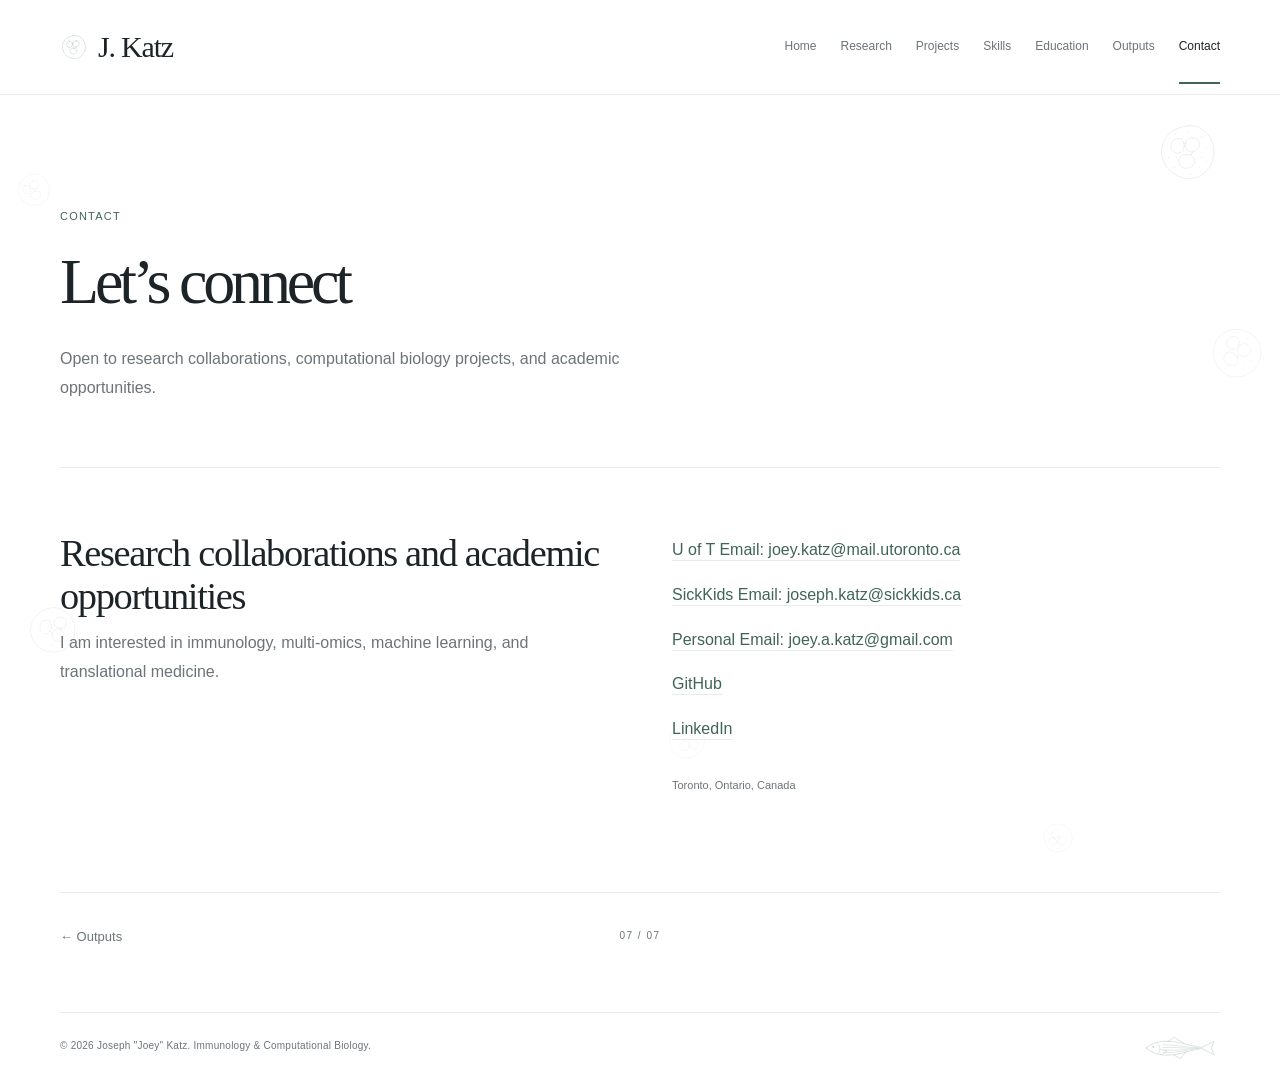
<file: contact.html>
<!DOCTYPE html><html lang="en"><head><meta charset="UTF-8"><meta name="viewport" content="width=device-width,initial-scale=1"><title>Contact | Joseph Katz</title><link rel="icon" type="image/svg+xml" href="assets/neutrophil.svg"><meta name="description" content="Contact Joseph Katz about research collaborations and academic opportunities."><link rel="stylesheet" href="styles.css"></head><body>
<div class="bio-field" aria-hidden="true"><span></span><span></span><span></span><span></span><span></span></div><header class="site-header"><nav class="nav" aria-label="Primary navigation"><a class="brand" href="index.html">J. Katz</a><button class="nav-toggle" type="button" aria-label="Open navigation menu" aria-expanded="false"><span></span><span></span><span></span></button><div class="nav-links"><a href="index.html">Home</a><a href="research.html">Research</a><a href="projects.html">Projects</a><a href="skills.html">Skills</a><a href="education.html">Education</a><a href="outputs.html">Outputs</a><a href="contact.html">Contact</a></div></nav></header>
<main><section class="page-intro section"><p class="eyebrow">Contact</p><h1>Let’s connect</h1><p>Open to research collaborations, computational biology projects, and academic opportunities.</p></section><section class="section page-content contact-section"><div><h2>Research collaborations and academic opportunities</h2><p>I am interested in immunology, multi-omics, machine learning, and translational medicine.</p></div><div class="contact-card"><a href="mailto:joey.katz@mail.utoronto.ca">U of T Email: joey.katz@mail.utoronto.ca</a><a href="mailto:joseph.katz@sickkids.ca">SickKids Email: joseph.katz@sickkids.ca</a><a href="mailto:joey.a.katz@gmail.com">Personal Email: joey.a.katz@gmail.com</a><a href="https://github.com/JosephKatz04">GitHub</a><a href="https://www.linkedin.com/in/joseph-katz-81875a253/">LinkedIn</a><span>Toronto, Ontario, Canada</span></div></section></main><footer><p>&copy; 2026 Joseph "Joey" Katz. Immunology &amp; Computational Biology.</p></footer><script src="script.js"></script></body></html>
</file>
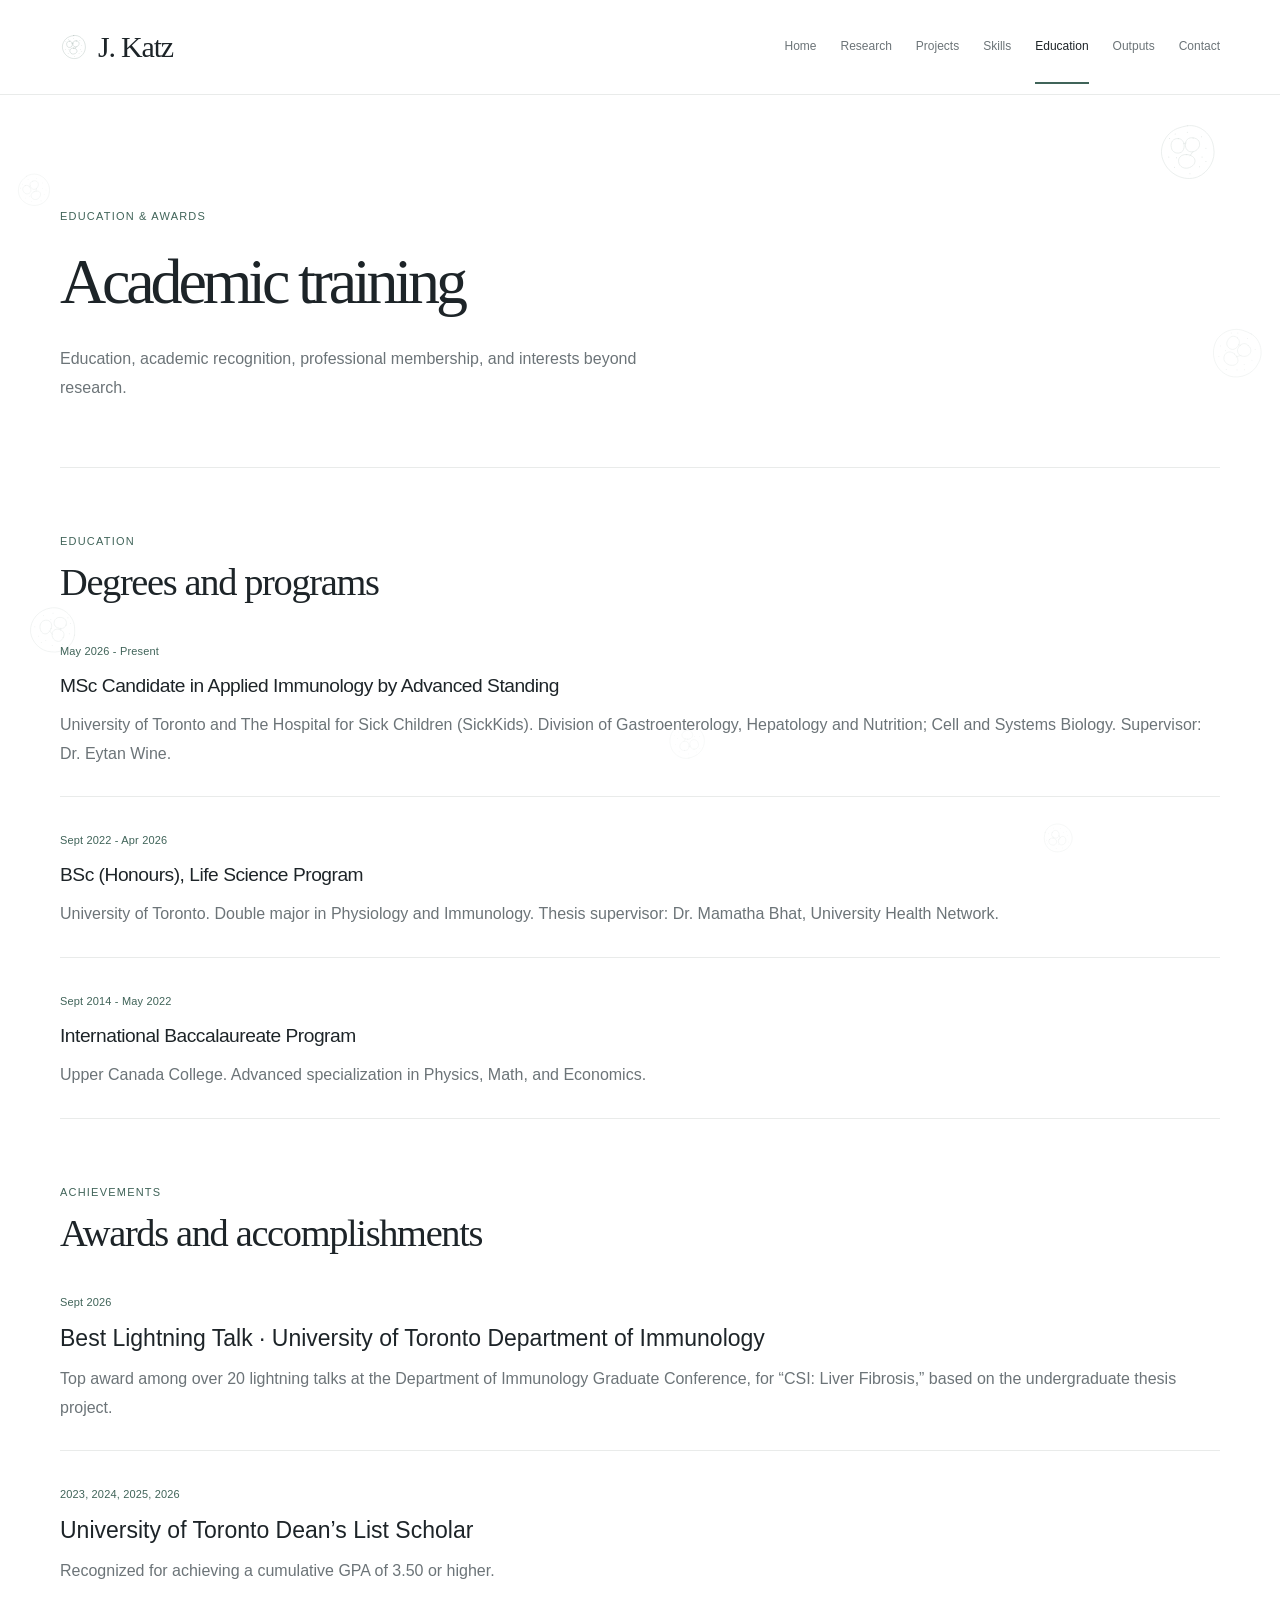
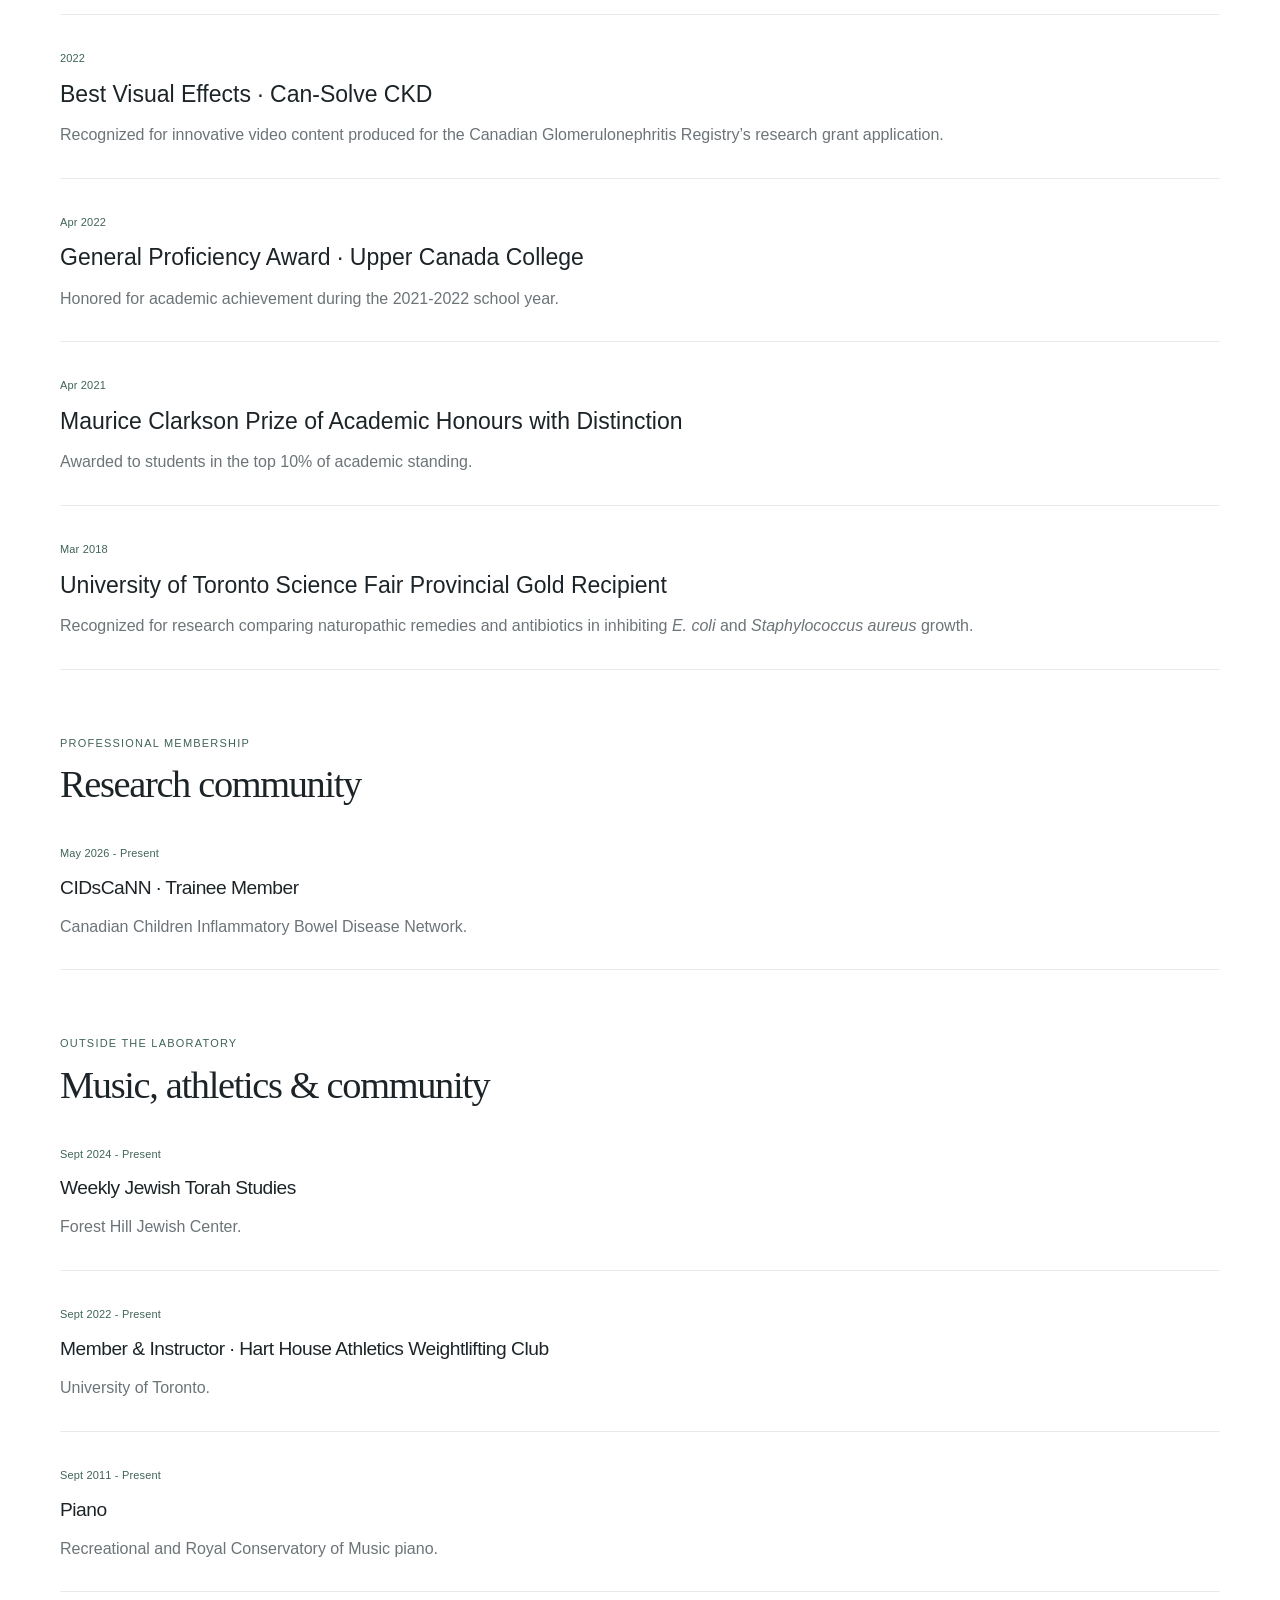
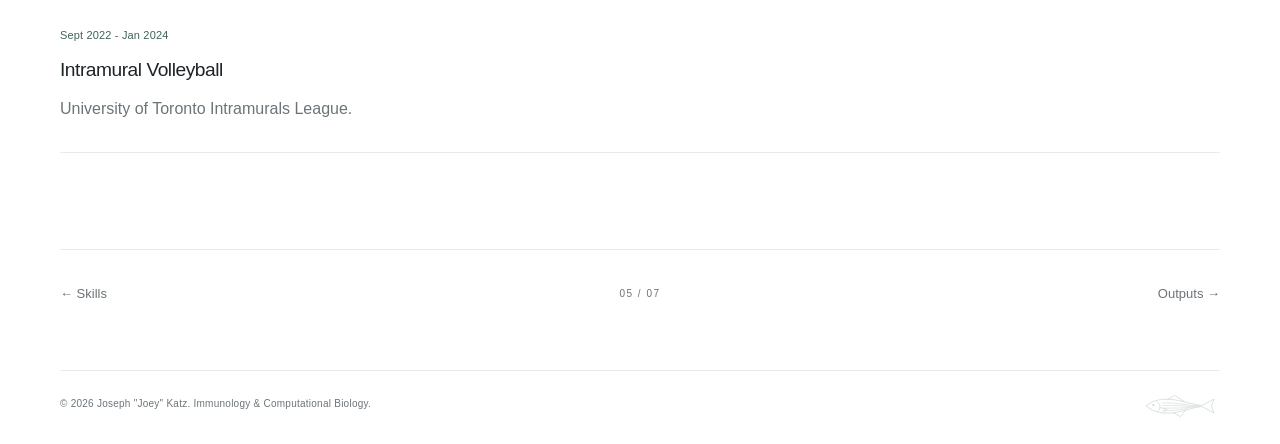
<file: education.html>
<!DOCTYPE html><html lang="en"><head><meta charset="UTF-8"><meta name="viewport" content="width=device-width,initial-scale=1"><title>Education & Awards | Joseph Katz</title><link rel="icon" type="image/svg+xml" href="assets/neutrophil.svg"><meta name="description" content="Academic training, awards, and accomplishments of Joseph Katz."><link rel="stylesheet" href="styles.css"></head><body>
<div class="bio-field" aria-hidden="true"><span></span><span></span><span></span><span></span><span></span></div><header class="site-header"><nav class="nav" aria-label="Primary navigation"><a class="brand" href="index.html">J. Katz</a><button class="nav-toggle" type="button" aria-label="Open navigation menu" aria-expanded="false"><span></span><span></span><span></span></button><div class="nav-links"><a href="index.html">Home</a><a href="research.html">Research</a><a href="projects.html">Projects</a><a href="skills.html">Skills</a><a href="education.html">Education</a><a href="outputs.html">Outputs</a><a href="contact.html">Contact</a></div></nav></header>
<main><section class="page-intro section"><p class="eyebrow">Education & Awards</p><h1>Academic training</h1><p>Education, academic recognition, professional membership, and interests beyond research.</p></section><section class="section page-content"><div class="section-heading"><p class="eyebrow">Education</p><h2>Degrees and programs</h2></div><div class="education-list"><article><span class="date">May 2026 - Present</span><h3>MSc Candidate in Applied Immunology by Advanced Standing</h3><p>University of Toronto and The Hospital for Sick Children (SickKids). Division of Gastroenterology, Hepatology and Nutrition; Cell and Systems Biology. Supervisor: Dr. Eytan Wine.</p></article><article><span class="date">Sept 2022 - Apr 2026</span><h3>BSc (Honours), Life Science Program</h3><p>University of Toronto. Double major in Physiology and Immunology. Thesis supervisor: Dr. Mamatha Bhat, University Health Network.</p></article><article><span class="date">Sept 2014 - May 2022</span><h3>International Baccalaureate Program</h3><p>Upper Canada College. Advanced specialization in Physics, Math, and Economics.</p></article></div><div class="section-heading subsection-heading"><p class="eyebrow">Achievements</p><h2>Awards and accomplishments</h2></div><div class="achievement-list"><article><span>Sept 2026</span><strong>Best Lightning Talk · University of Toronto Department of Immunology</strong><p>Top award among over 20 lightning talks at the Department of Immunology Graduate Conference, for “CSI: Liver Fibrosis,” based on the undergraduate thesis project.</p></article><article><span>2023, 2024, 2025, 2026</span><strong>University of Toronto Dean’s List Scholar</strong><p>Recognized for achieving a cumulative GPA of 3.50 or higher.</p></article><article><span>2022</span><strong>Best Visual Effects · Can-Solve CKD</strong><p>Recognized for innovative video content produced for the Canadian Glomerulonephritis Registry’s research grant application.</p></article><article><span>Apr 2022</span><strong>General Proficiency Award · Upper Canada College</strong><p>Honored for academic achievement during the 2021-2022 school year.</p></article><article><span>Apr 2021</span><strong>Maurice Clarkson Prize of Academic Honours with Distinction</strong><p>Awarded to students in the top 10% of academic standing.</p></article><article><span>Mar 2018</span><strong>University of Toronto Science Fair Provincial Gold Recipient</strong><p>Recognized for research comparing naturopathic remedies and antibiotics in inhibiting <em>E. coli</em> and <em>Staphylococcus aureus</em> growth.</p></article></div><div class="section-heading subsection-heading"><p class="eyebrow">Professional membership</p><h2>Research community</h2></div><div class="education-list"><article><span class="date">May 2026 - Present</span><h3>CIDsCaNN · Trainee Member</h3><p>Canadian Children Inflammatory Bowel Disease Network.</p></article></div><div class="section-heading subsection-heading"><p class="eyebrow">Outside the laboratory</p><h2>Music, athletics & community</h2></div><div class="education-list"><article><span class="date">Sept 2024 - Present</span><h3>Weekly Jewish Torah Studies</h3><p>Forest Hill Jewish Center.</p></article><article><span class="date">Sept 2022 - Present</span><h3>Member & Instructor · Hart House Athletics Weightlifting Club</h3><p>University of Toronto.</p></article><article><span class="date">Sept 2011 - Present</span><h3>Piano</h3><p>Recreational and Royal Conservatory of Music piano.</p></article><article><span class="date">Sept 2022 - Jan 2024</span><h3>Intramural Volleyball</h3><p>University of Toronto Intramurals League.</p></article></div></section></main><footer><p>&copy; 2026 Joseph "Joey" Katz. Immunology &amp; Computational Biology.</p></footer><script src="script.js"></script></body></html>
</file>
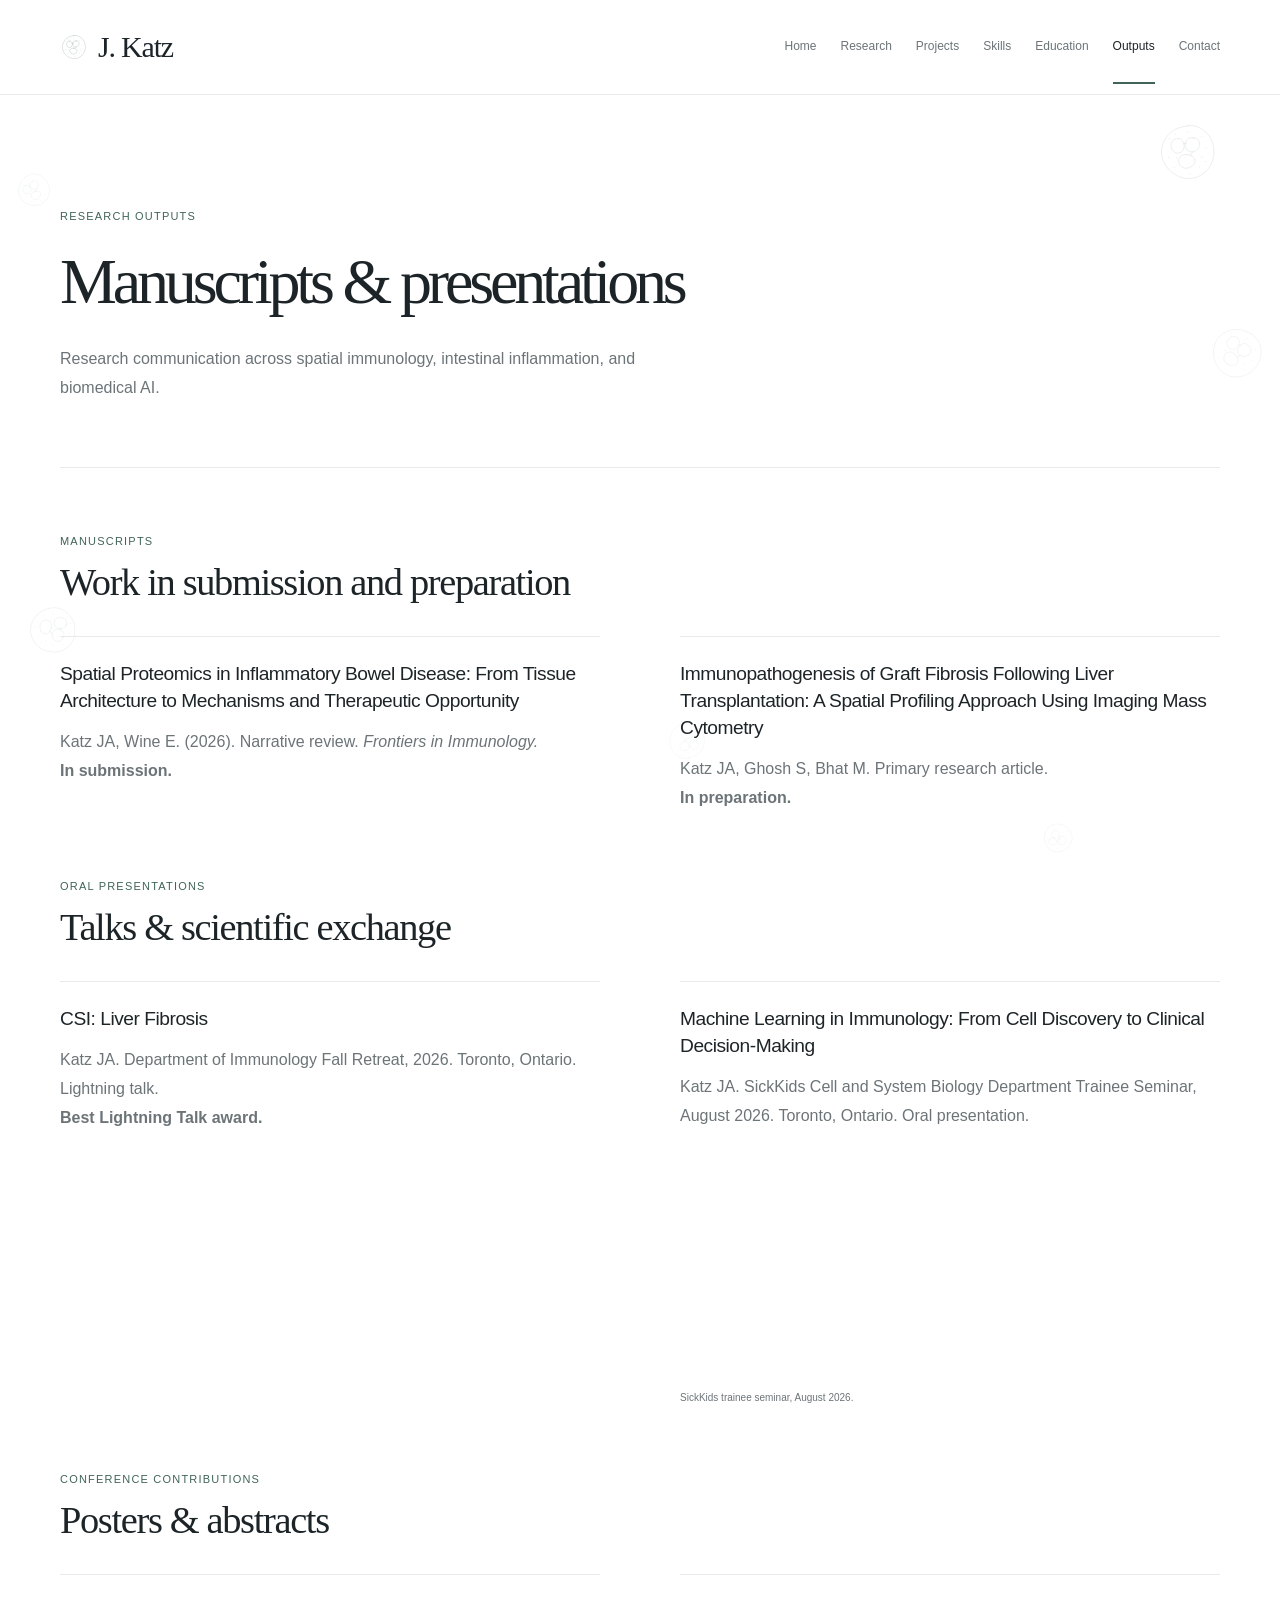
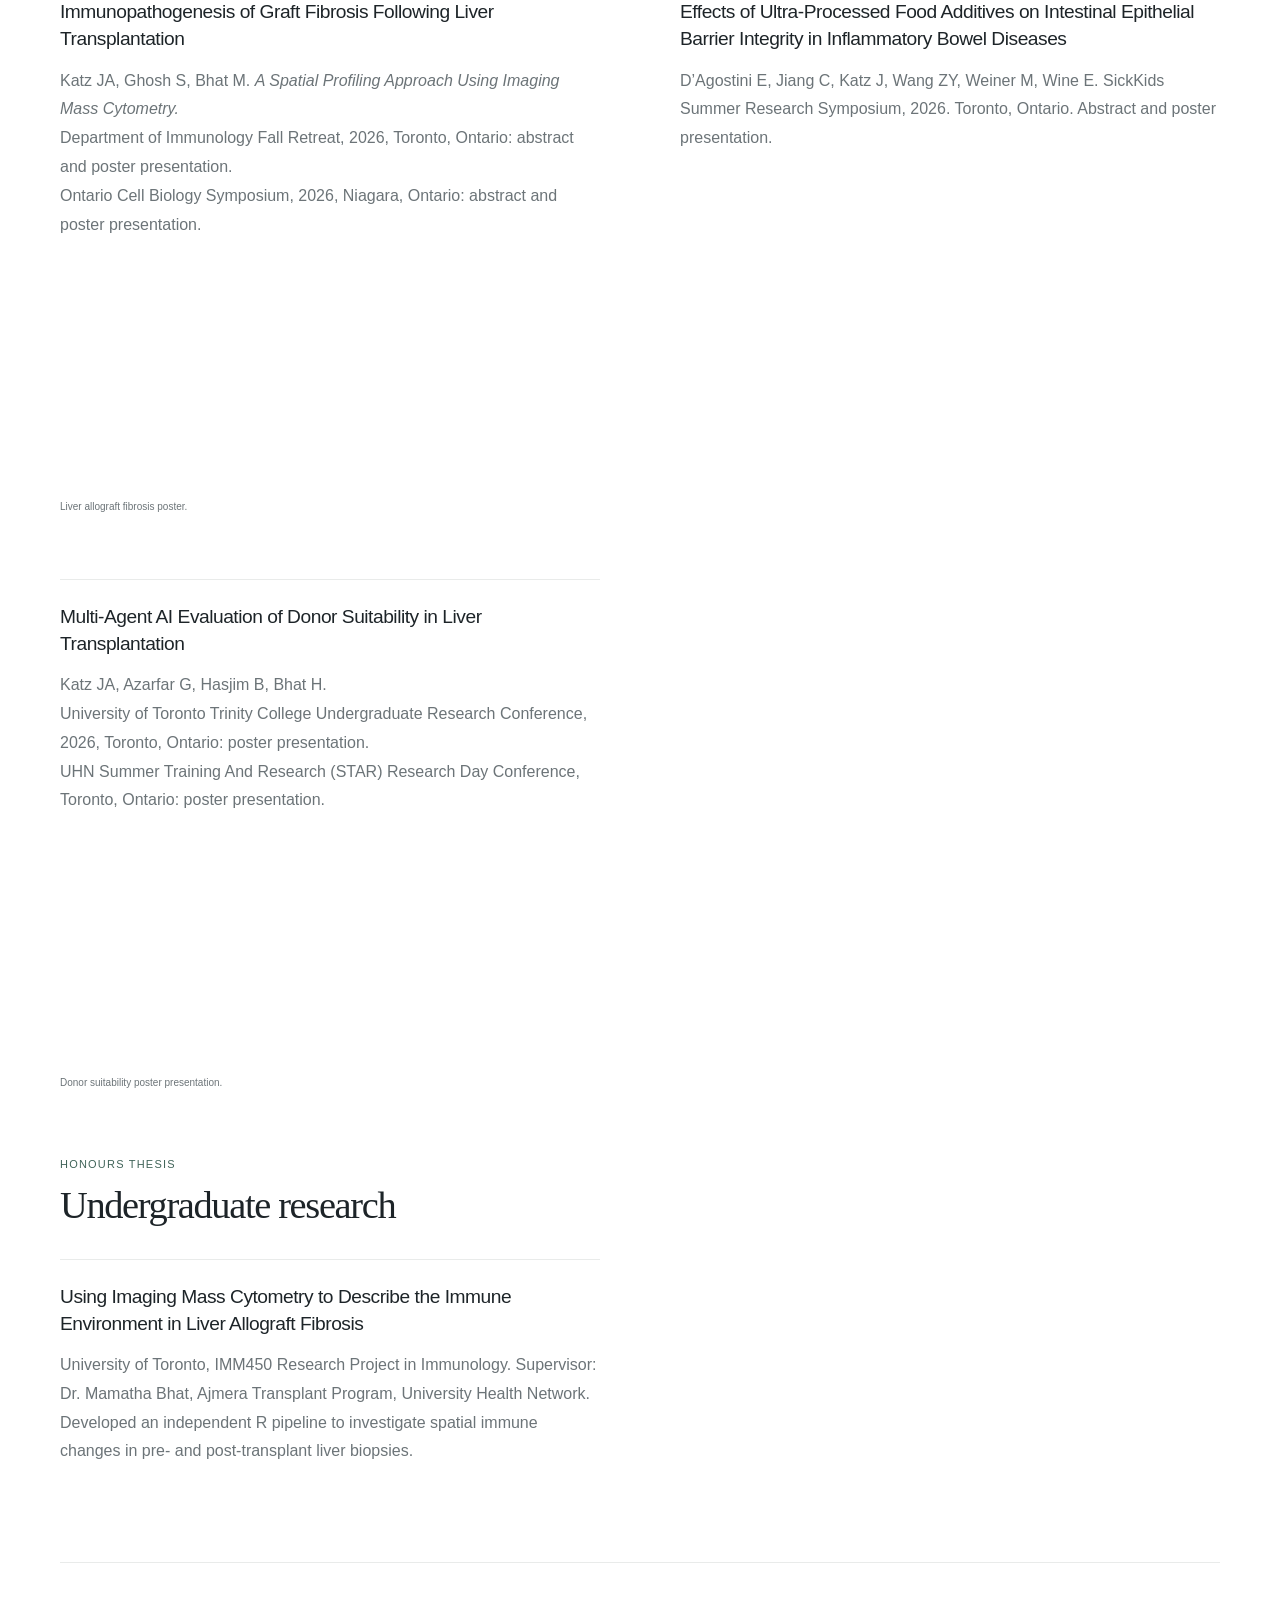
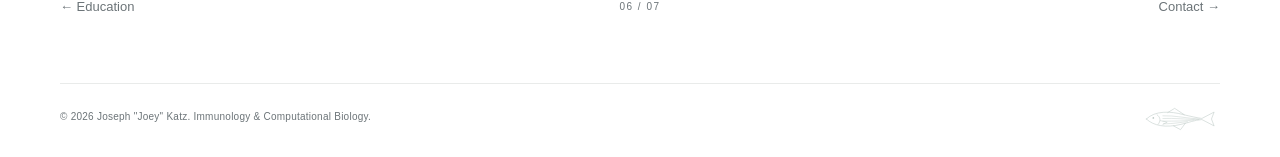
<file: outputs.html>
<!DOCTYPE html><html lang="en"><head><meta charset="UTF-8"><meta name="viewport" content="width=device-width,initial-scale=1"><title>Research Outputs | Joseph Katz</title><link rel="icon" type="image/svg+xml" href="assets/neutrophil.svg"><meta name="description" content="Presentations and research outputs by Joseph Katz."><link rel="stylesheet" href="styles.css"></head><body>
<div class="bio-field" aria-hidden="true"><span></span><span></span><span></span><span></span><span></span></div><header class="site-header"><nav class="nav" aria-label="Primary navigation"><a class="brand" href="index.html">J. Katz</a><button class="nav-toggle" type="button" aria-label="Open navigation menu" aria-expanded="false"><span></span><span></span><span></span></button><div class="nav-links"><a href="index.html">Home</a><a href="research.html">Research</a><a href="projects.html">Projects</a><a href="skills.html">Skills</a><a href="education.html">Education</a><a href="outputs.html">Outputs</a><a href="contact.html">Contact</a></div></nav></header>
<main><section class="page-intro section"><p class="eyebrow">Research Outputs</p><h1>Manuscripts & presentations</h1><p>Research communication across spatial immunology, intestinal inflammation, and biomedical AI.</p></section><section class="section page-content"><div class="section-heading"><p class="eyebrow">Manuscripts</p><h2>Work in submission and preparation</h2></div><div class="card-grid"><article class="project-card"><h3>Spatial Proteomics in Inflammatory Bowel Disease: From Tissue Architecture to Mechanisms and Therapeutic Opportunity</h3><p>Katz JA, Wine E. (2026). Narrative review. <em>Frontiers in Immunology.</em><br><strong>In submission.</strong></p></article><article class="project-card"><h3>Immunopathogenesis of Graft Fibrosis Following Liver Transplantation: A Spatial Profiling Approach Using Imaging Mass Cytometry</h3><p>Katz JA, Ghosh S, Bhat M. Primary research article.<br><strong>In preparation.</strong></p></article></div><div class="section-heading subsection-heading"><p class="eyebrow">Oral presentations</p><h2>Talks & scientific exchange</h2></div><div class="card-grid"><article class="project-card"><h3>CSI: Liver Fibrosis</h3><p>Katz JA. Department of Immunology Fall Retreat, 2026. Toronto, Ontario. Lightning talk.<br><strong>Best Lightning Talk award.</strong></p></article><article class="project-card"><h3>Machine Learning in Immunology: From Cell Discovery to Clinical Decision-Making</h3><p>Katz JA. SickKids Cell and System Biology Department Trainee Seminar, August 2026. Toronto, Ontario. Oral presentation.</p><figure class="presentation-photo talk-photo"><a href="assets/machine-learning-talk.jpeg" target="_blank" rel="noreferrer" aria-label="View full photo: SickKids trainee seminar, August 2026."><img src="assets/machine-learning-talk.jpeg" alt="Joseph Katz speaking at a lectern with the Machine Learning in Immunology title slide behind him." loading="lazy" decoding="async" width="300" height="225"></a><figcaption>SickKids trainee seminar, August 2026.</figcaption></figure></article></div><div class="section-heading subsection-heading"><p class="eyebrow">Conference contributions</p><h2>Posters & abstracts</h2></div><div class="card-grid"><article class="project-card"><h3>Immunopathogenesis of Graft Fibrosis Following Liver Transplantation</h3><p>Katz JA, Ghosh S, Bhat M. <em>A Spatial Profiling Approach Using Imaging Mass Cytometry.</em><br>Department of Immunology Fall Retreat, 2026, Toronto, Ontario: abstract and poster presentation.<br>Ontario Cell Biology Symposium, 2026, Niagara, Ontario: abstract and poster presentation.</p><figure class="presentation-photo poster-photo"><a href="assets/liver-fibrosis-poster.jpeg" target="_blank" rel="noreferrer" aria-label="View full photo: Liver allograft fibrosis poster."><img src="assets/liver-fibrosis-poster.jpeg" alt="Joseph Katz standing beside his imaging mass cytometry poster on liver allograft fibrosis." loading="lazy" decoding="async" width="300" height="225"></a><figcaption>Liver allograft fibrosis poster.</figcaption></figure></article><article class="project-card"><h3>Effects of Ultra-Processed Food Additives on Intestinal Epithelial Barrier Integrity in Inflammatory Bowel Diseases</h3><p>D’Agostini E, Jiang C, Katz J, Wang ZY, Weiner M, Wine E. SickKids Summer Research Symposium, 2026. Toronto, Ontario. Abstract and poster presentation.</p></article><article class="project-card"><h3>Multi-Agent AI Evaluation of Donor Suitability in Liver Transplantation</h3><p>Katz JA, Azarfar G, Hasjim B, Bhat H.<br>University of Toronto Trinity College Undergraduate Research Conference, 2026, Toronto, Ontario: poster presentation.<br>UHN Summer Training And Research (STAR) Research Day Conference, Toronto, Ontario: poster presentation.</p><figure class="presentation-photo donor-photo"><a href="assets/donor-ai-poster.jpeg" target="_blank" rel="noreferrer" aria-label="View full photo: Donor suitability poster presentation."><img src="assets/donor-ai-poster.jpeg" alt="Joseph Katz beside his poster on multi-agent AI evaluation of liver donor suitability." loading="lazy" decoding="async" width="300" height="225"></a><figcaption>Donor suitability poster presentation.</figcaption></figure></article></div><div class="section-heading subsection-heading"><p class="eyebrow">Honours thesis</p><h2>Undergraduate research</h2></div><div class="card-grid"><article class="project-card"><h3>Using Imaging Mass Cytometry to Describe the Immune Environment in Liver Allograft Fibrosis</h3><p>University of Toronto, IMM450 Research Project in Immunology. Supervisor: Dr. Mamatha Bhat, Ajmera Transplant Program, University Health Network. Developed an independent R pipeline to investigate spatial immune changes in pre- and post-transplant liver biopsies.</p></article></div></section></main><footer><p>&copy; 2026 Joseph "Joey" Katz. Immunology &amp; Computational Biology.</p></footer><script src="script.js"></script></body></html>
</file>
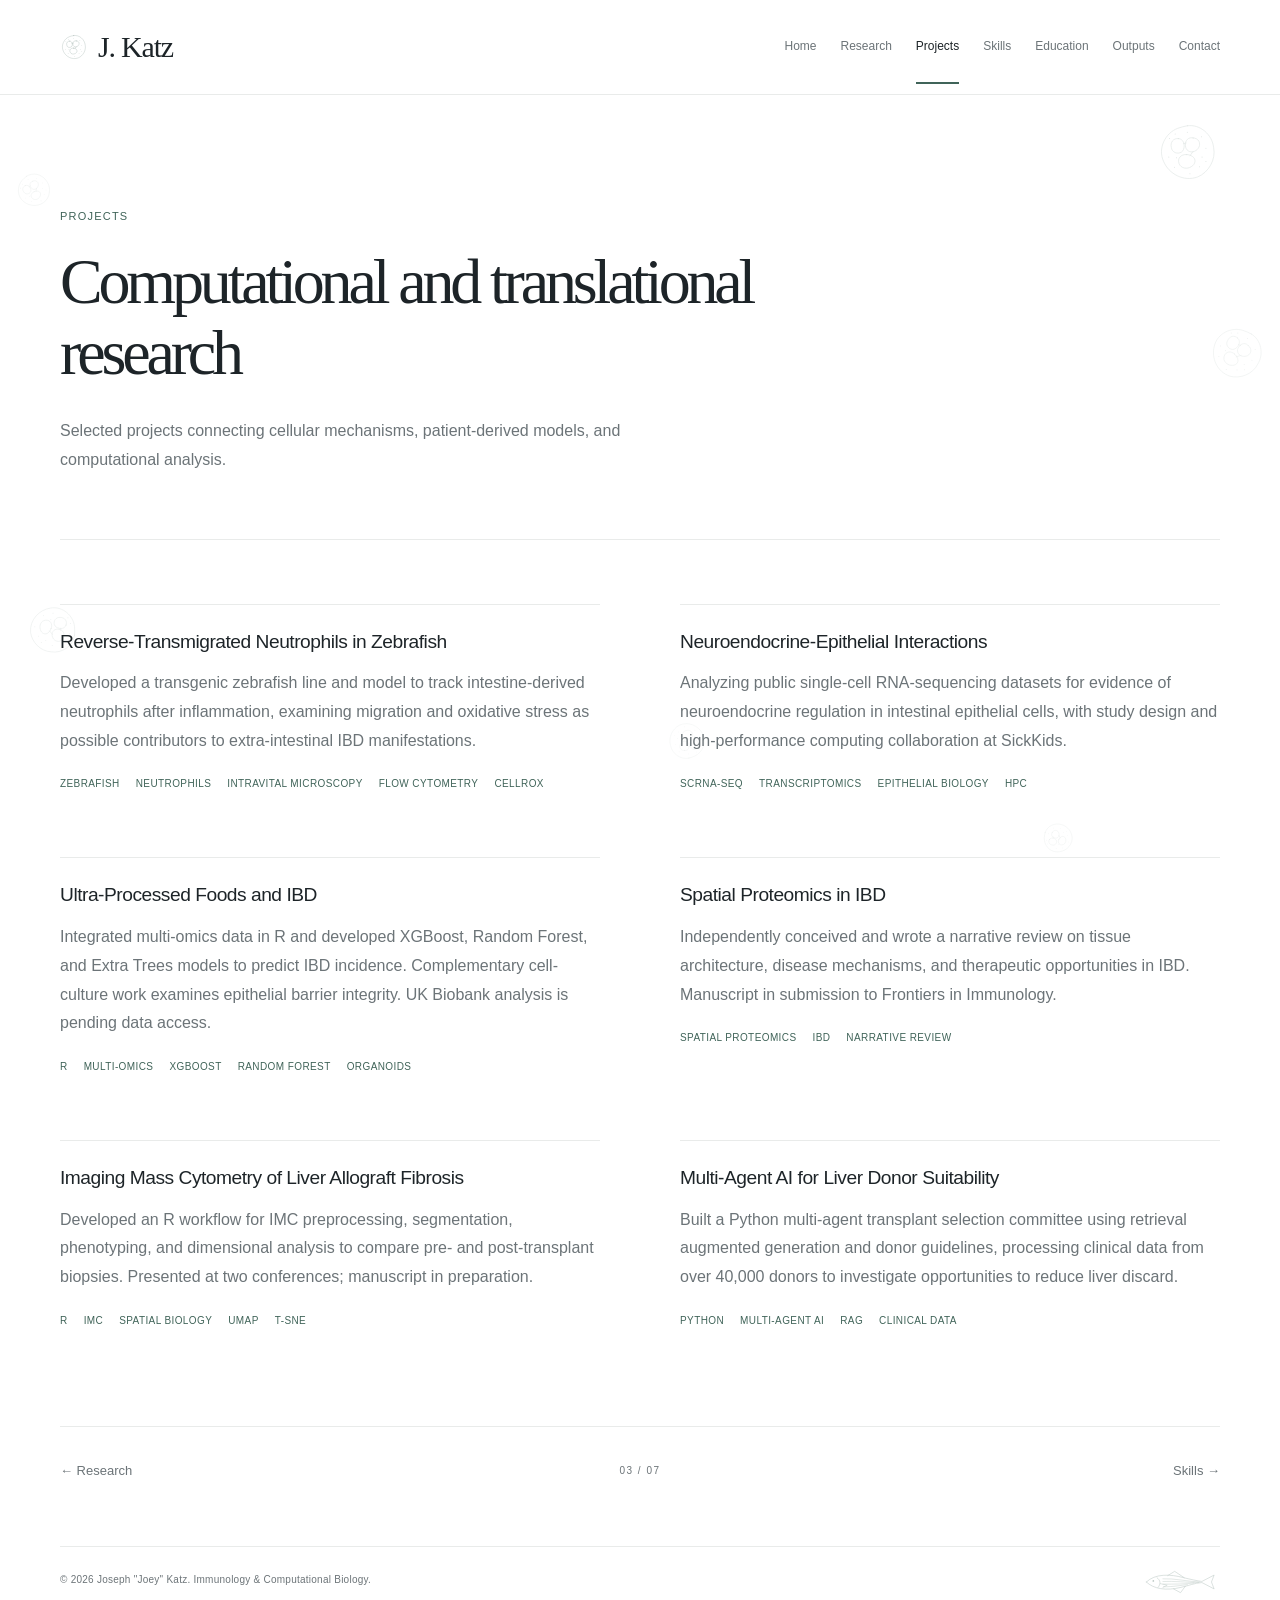
<file: projects.html>
<!DOCTYPE html><html lang="en"><head><meta charset="UTF-8"><meta name="viewport" content="width=device-width,initial-scale=1"><title>Projects | Joseph Katz</title><link rel="icon" type="image/svg+xml" href="assets/neutrophil.svg"><meta name="description" content="Computational and translational research projects by Joseph Katz."><link rel="stylesheet" href="styles.css"></head><body>
<div class="bio-field" aria-hidden="true"><span></span><span></span><span></span><span></span><span></span></div><header class="site-header"><nav class="nav" aria-label="Primary navigation"><a class="brand" href="index.html">J. Katz</a><button class="nav-toggle" type="button" aria-label="Open navigation menu" aria-expanded="false"><span></span><span></span><span></span></button><div class="nav-links"><a href="index.html">Home</a><a href="research.html">Research</a><a href="projects.html">Projects</a><a href="skills.html">Skills</a><a href="education.html">Education</a><a href="outputs.html">Outputs</a><a href="contact.html">Contact</a></div></nav></header>
<main><section class="page-intro section"><p class="eyebrow">Projects</p><h1>Computational and translational research</h1><p>Selected projects connecting cellular mechanisms, patient-derived models, and computational analysis.</p></section><section class="section page-content"><div class="card-grid"><article class="project-card"><h3>Reverse-Transmigrated Neutrophils in Zebrafish</h3><p>Developed a transgenic zebrafish line and model to track intestine-derived neutrophils after inflammation, examining migration and oxidative stress as possible contributors to extra-intestinal IBD manifestations.</p><div class="tags"><span>Zebrafish</span><span>Neutrophils</span><span>Intravital Microscopy</span><span>Flow Cytometry</span><span>CellROX</span></div></article><article class="project-card"><h3>Neuroendocrine-Epithelial Interactions</h3><p>Analyzing public single-cell RNA-sequencing datasets for evidence of neuroendocrine regulation in intestinal epithelial cells, with study design and high-performance computing collaboration at SickKids.</p><div class="tags"><span>scRNA-seq</span><span>Transcriptomics</span><span>Epithelial Biology</span><span>HPC</span></div></article><article class="project-card"><h3>Ultra-Processed Foods and IBD</h3><p>Integrated multi-omics data in R and developed XGBoost, Random Forest, and Extra Trees models to predict IBD incidence. Complementary cell-culture work examines epithelial barrier integrity. UK Biobank analysis is pending data access.</p><div class="tags"><span>R</span><span>Multi-omics</span><span>XGBoost</span><span>Random Forest</span><span>Organoids</span></div></article><article class="project-card"><h3>Spatial Proteomics in IBD</h3><p>Independently conceived and wrote a narrative review on tissue architecture, disease mechanisms, and therapeutic opportunities in IBD. Manuscript in submission to Frontiers in Immunology.</p><div class="tags"><span>Spatial Proteomics</span><span>IBD</span><span>Narrative Review</span></div></article><article class="project-card"><h3>Imaging Mass Cytometry of Liver Allograft Fibrosis</h3><p>Developed an R workflow for IMC preprocessing, segmentation, phenotyping, and dimensional analysis to compare pre- and post-transplant biopsies. Presented at two conferences; manuscript in preparation.</p><div class="tags"><span>R</span><span>IMC</span><span>Spatial Biology</span><span>UMAP</span><span>t-SNE</span></div></article><article class="project-card"><h3>Multi-Agent AI for Liver Donor Suitability</h3><p>Built a Python multi-agent transplant selection committee using retrieval augmented generation and donor guidelines, processing clinical data from over 40,000 donors to investigate opportunities to reduce liver discard.</p><div class="tags"><span>Python</span><span>Multi-Agent AI</span><span>RAG</span><span>Clinical Data</span></div></article></div></section></main><footer><p>&copy; 2026 Joseph "Joey" Katz. Immunology &amp; Computational Biology.</p></footer><script src="script.js"></script></body></html>
</file>
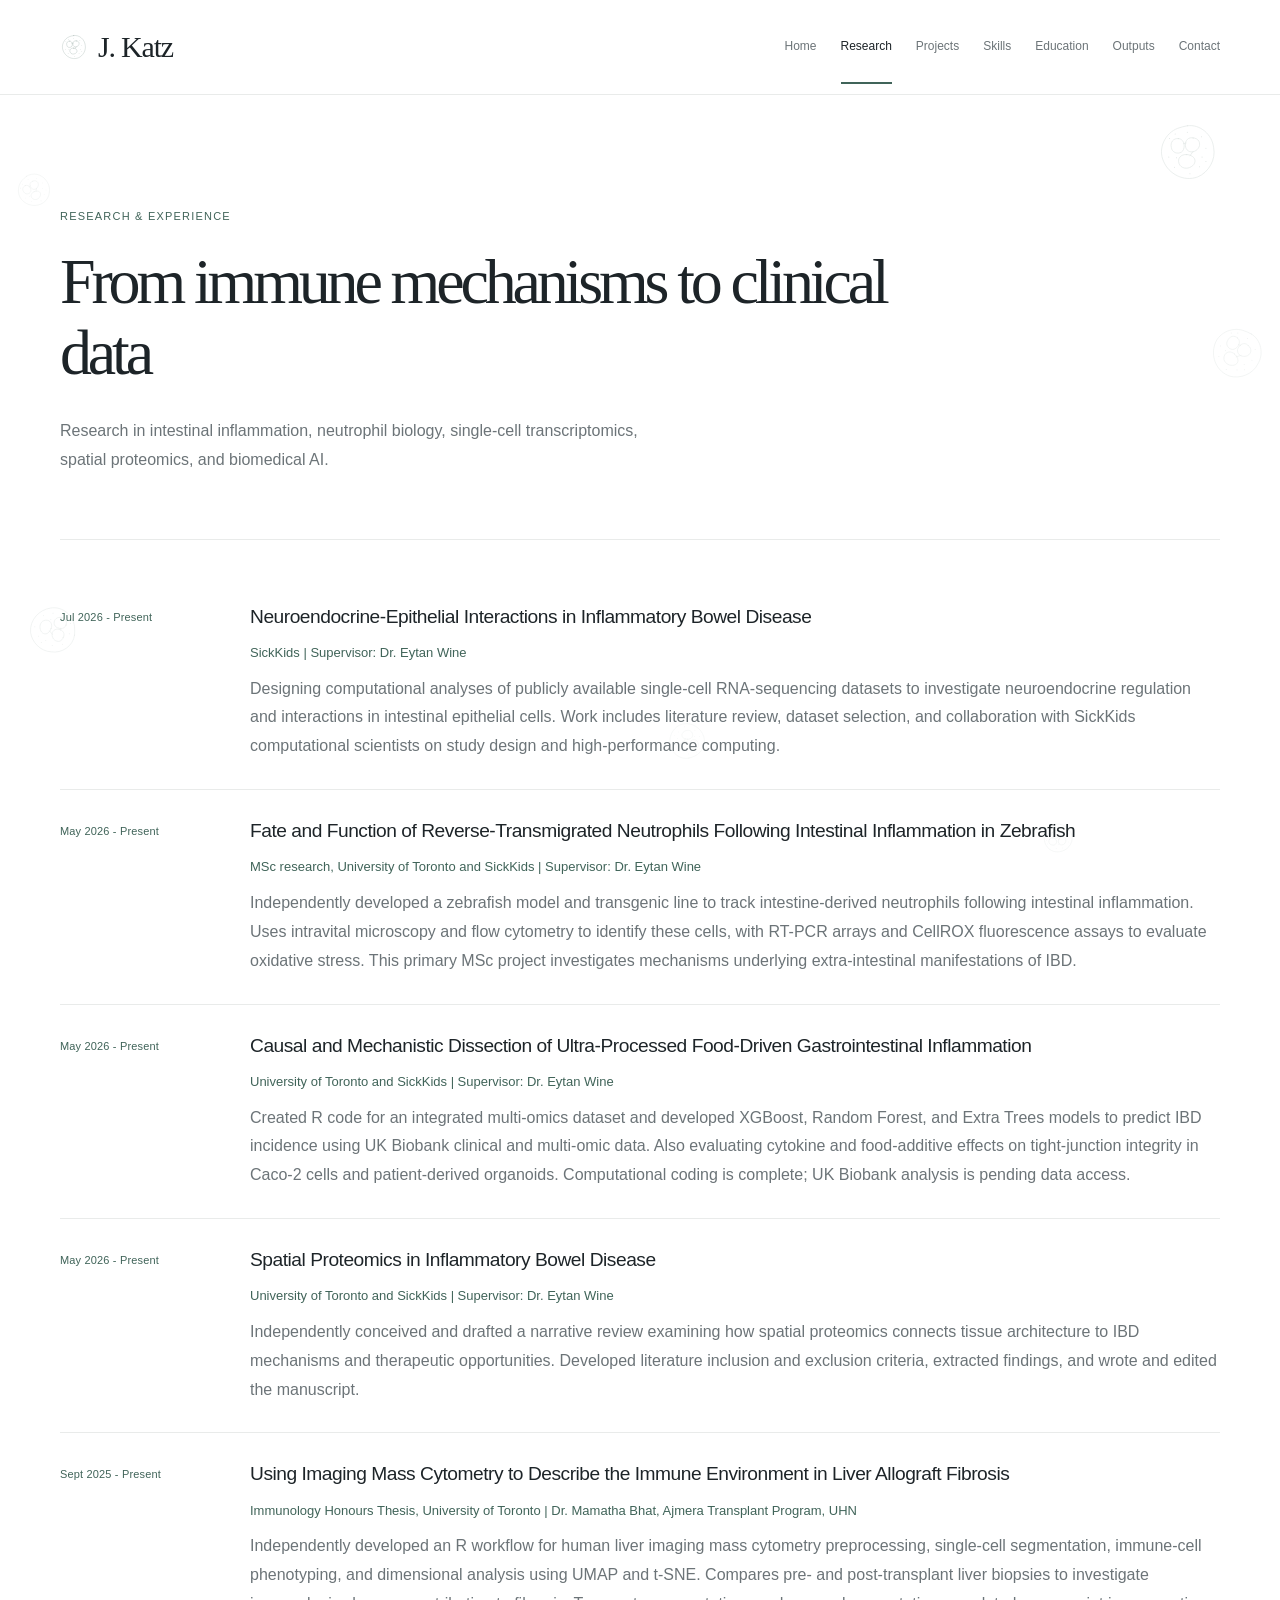
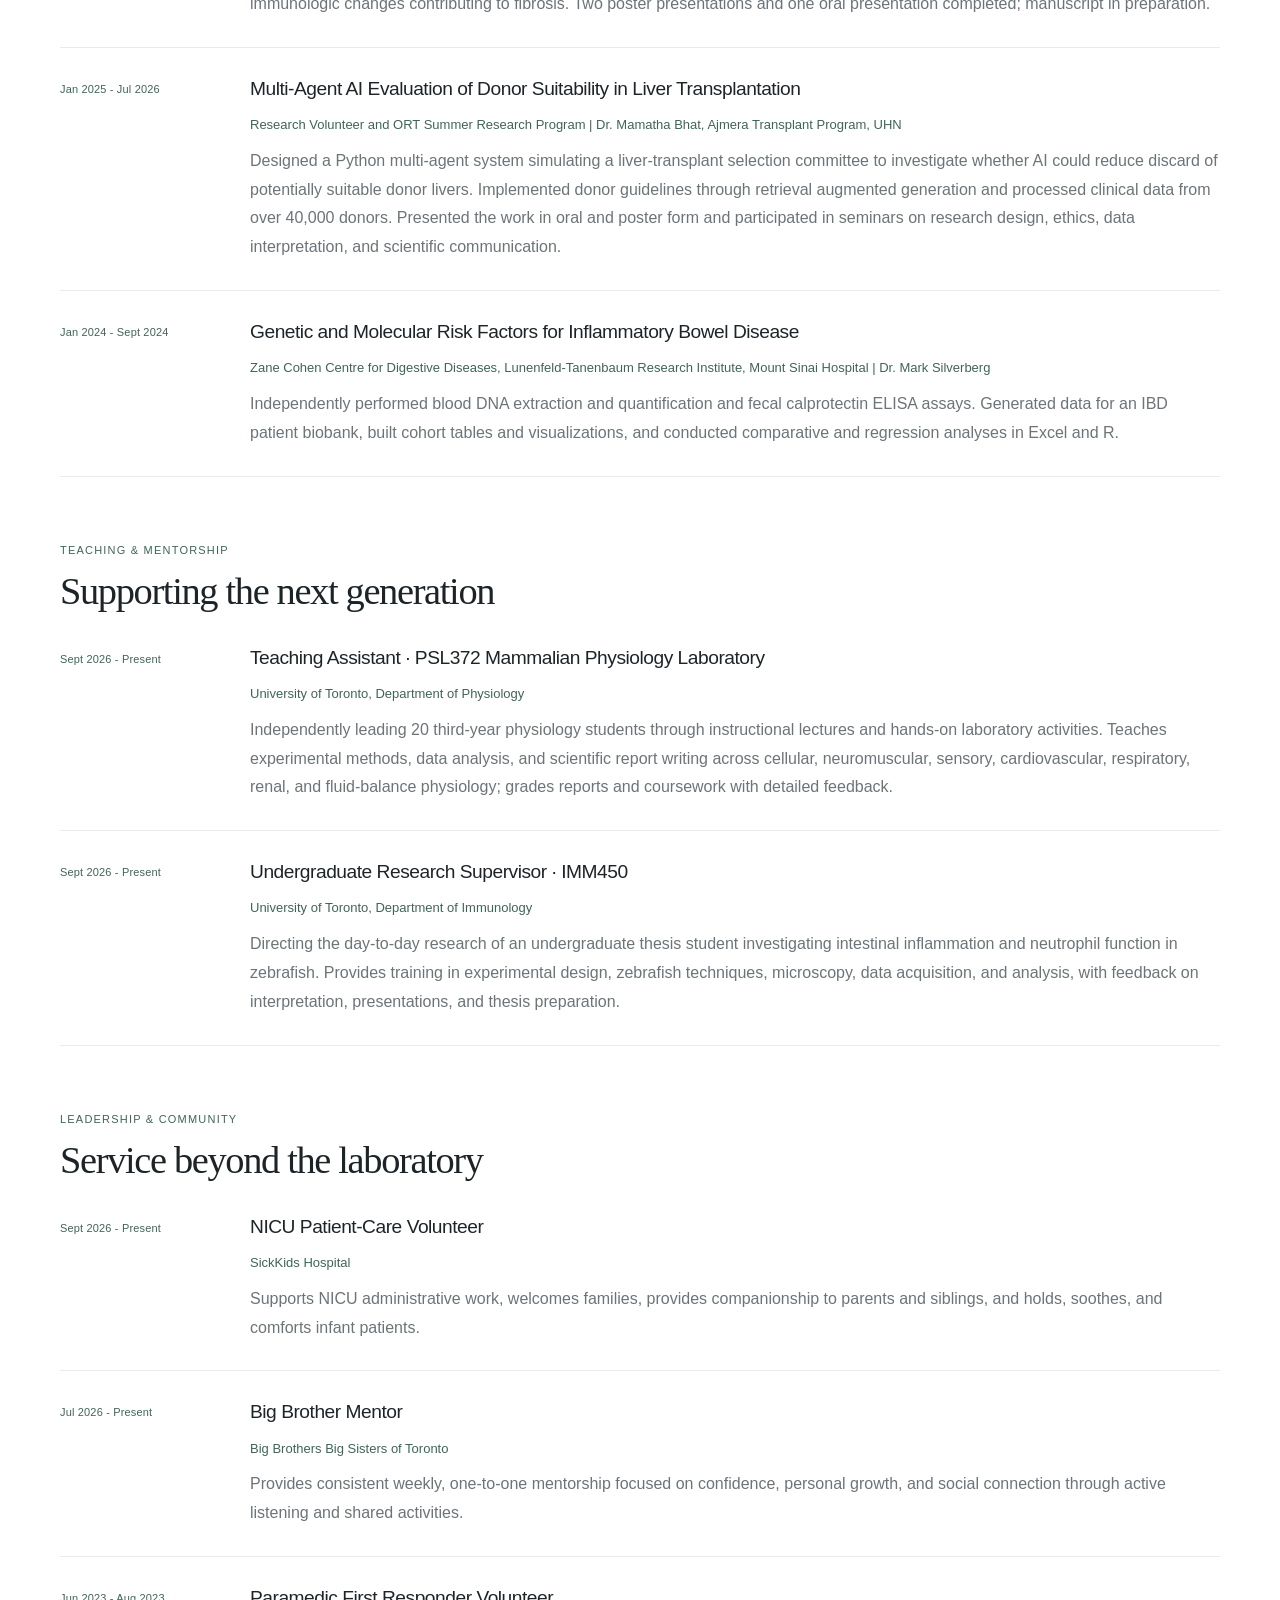
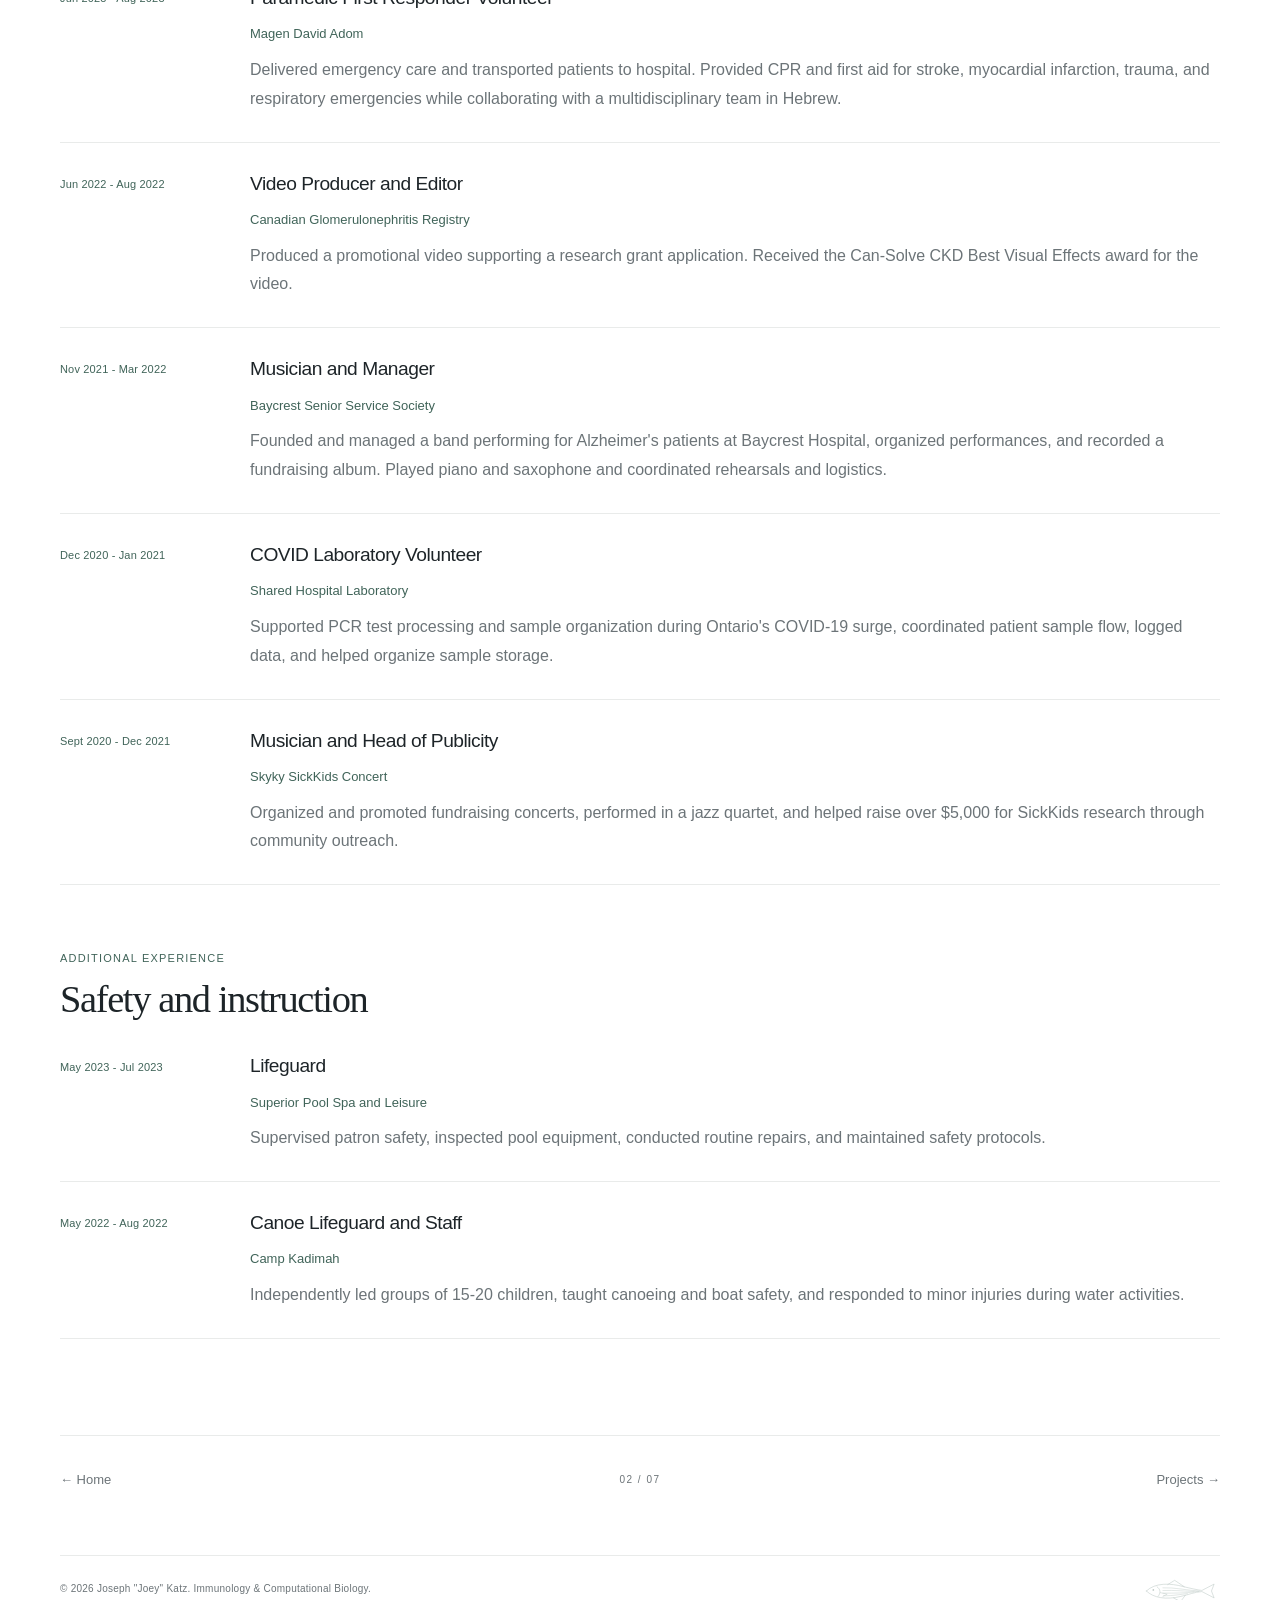
<file: research.html>
<!DOCTYPE html><html lang="en"><head><meta charset="UTF-8"><meta name="viewport" content="width=device-width,initial-scale=1"><title>Research | Joseph Katz</title><link rel="icon" type="image/svg+xml" href="assets/neutrophil.svg"><meta name="description" content="Research experience of Joseph Katz in immunology, computational biology, IBD, and liver transplantation."><link rel="stylesheet" href="styles.css"></head><body>
<div class="bio-field" aria-hidden="true"><span></span><span></span><span></span><span></span><span></span></div>
<header class="site-header"><nav class="nav" aria-label="Primary navigation"><a class="brand" href="index.html">J. Katz</a><button class="nav-toggle" type="button" aria-label="Open navigation menu" aria-expanded="false"><span></span><span></span><span></span></button><div class="nav-links"><a href="index.html">Home</a><a href="research.html">Research</a><a href="projects.html">Projects</a><a href="skills.html">Skills</a><a href="education.html">Education</a><a href="outputs.html">Outputs</a><a href="contact.html">Contact</a></div></nav></header>
<main><section class="page-intro section"><p class="eyebrow">Research & experience</p><h1>From immune mechanisms to clinical data</h1><p>Research in intestinal inflammation, neutrophil biology, single-cell transcriptomics, spatial proteomics, and biomedical AI.</p></section><section class="section page-content"><div class="timeline"><article class="timeline-item"><span class="date">Jul 2026 - Present</span><h3>Neuroendocrine-Epithelial Interactions in Inflammatory Bowel Disease</h3><p class="meta">SickKids | Supervisor: Dr. Eytan Wine</p><p>Designing computational analyses of publicly available single-cell RNA-sequencing datasets to investigate neuroendocrine regulation and interactions in intestinal epithelial cells. Work includes literature review, dataset selection, and collaboration with SickKids computational scientists on study design and high-performance computing.</p></article><article class="timeline-item"><span class="date">May 2026 - Present</span><h3>Fate and Function of Reverse-Transmigrated Neutrophils Following Intestinal Inflammation in Zebrafish</h3><p class="meta">MSc research, University of Toronto and SickKids | Supervisor: Dr. Eytan Wine</p><p>Independently developed a zebrafish model and transgenic line to track intestine-derived neutrophils following intestinal inflammation. Uses intravital microscopy and flow cytometry to identify these cells, with RT-PCR arrays and CellROX fluorescence assays to evaluate oxidative stress. This primary MSc project investigates mechanisms underlying extra-intestinal manifestations of IBD.</p></article><article class="timeline-item"><span class="date">May 2026 - Present</span><h3>Causal and Mechanistic Dissection of Ultra-Processed Food-Driven Gastrointestinal Inflammation</h3><p class="meta">University of Toronto and SickKids | Supervisor: Dr. Eytan Wine</p><p>Created R code for an integrated multi-omics dataset and developed XGBoost, Random Forest, and Extra Trees models to predict IBD incidence using UK Biobank clinical and multi-omic data. Also evaluating cytokine and food-additive effects on tight-junction integrity in Caco-2 cells and patient-derived organoids. Computational coding is complete; UK Biobank analysis is pending data access.</p></article><article class="timeline-item"><span class="date">May 2026 - Present</span><h3>Spatial Proteomics in Inflammatory Bowel Disease</h3><p class="meta">University of Toronto and SickKids | Supervisor: Dr. Eytan Wine</p><p>Independently conceived and drafted a narrative review examining how spatial proteomics connects tissue architecture to IBD mechanisms and therapeutic opportunities. Developed literature inclusion and exclusion criteria, extracted findings, and wrote and edited the manuscript.</p></article><article class="timeline-item"><span class="date">Sept 2025 - Present</span><h3>Using Imaging Mass Cytometry to Describe the Immune Environment in Liver Allograft Fibrosis</h3><p class="meta">Immunology Honours Thesis, University of Toronto | Dr. Mamatha Bhat, Ajmera Transplant Program, UHN</p><p>Independently developed an R workflow for human liver imaging mass cytometry preprocessing, single-cell segmentation, immune-cell phenotyping, and dimensional analysis using UMAP and t-SNE. Compares pre- and post-transplant liver biopsies to investigate immunologic changes contributing to fibrosis. Two poster presentations and one oral presentation completed; manuscript in preparation.</p></article><article class="timeline-item"><span class="date">Jan 2025 - Jul 2026</span><h3>Multi-Agent AI Evaluation of Donor Suitability in Liver Transplantation</h3><p class="meta">Research Volunteer and ORT Summer Research Program | Dr. Mamatha Bhat, Ajmera Transplant Program, UHN</p><p>Designed a Python multi-agent system simulating a liver-transplant selection committee to investigate whether AI could reduce discard of potentially suitable donor livers. Implemented donor guidelines through retrieval augmented generation and processed clinical data from over 40,000 donors. Presented the work in oral and poster form and participated in seminars on research design, ethics, data interpretation, and scientific communication.</p></article><article class="timeline-item"><span class="date">Jan 2024 - Sept 2024</span><h3>Genetic and Molecular Risk Factors for Inflammatory Bowel Disease</h3><p class="meta">Zane Cohen Centre for Digestive Diseases, Lunenfeld-Tanenbaum Research Institute, Mount Sinai Hospital | Dr. Mark Silverberg</p><p>Independently performed blood DNA extraction and quantification and fecal calprotectin ELISA assays. Generated data for an IBD patient biobank, built cohort tables and visualizations, and conducted comparative and regression analyses in Excel and R.</p></article></div><div class="section-heading subsection-heading"><p class="eyebrow">Teaching & mentorship</p><h2>Supporting the next generation</h2></div><div class="timeline"><article class="timeline-item"><span class="date">Sept 2026 - Present</span><h3>Teaching Assistant · PSL372 Mammalian Physiology Laboratory</h3><p class="meta">University of Toronto, Department of Physiology</p><p>Independently leading 20 third-year physiology students through instructional lectures and hands-on laboratory activities. Teaches experimental methods, data analysis, and scientific report writing across cellular, neuromuscular, sensory, cardiovascular, respiratory, renal, and fluid-balance physiology; grades reports and coursework with detailed feedback.</p></article><article class="timeline-item"><span class="date">Sept 2026 - Present</span><h3>Undergraduate Research Supervisor · IMM450</h3><p class="meta">University of Toronto, Department of Immunology</p><p>Directing the day-to-day research of an undergraduate thesis student investigating intestinal inflammation and neutrophil function in zebrafish. Provides training in experimental design, zebrafish techniques, microscopy, data acquisition, and analysis, with feedback on interpretation, presentations, and thesis preparation.</p></article></div><div class="section-heading subsection-heading"><p class="eyebrow">Leadership & community</p><h2>Service beyond the laboratory</h2></div><div class="timeline"><article class="timeline-item"><span class="date">Sept 2026 - Present</span><h3>NICU Patient-Care Volunteer</h3><p class="meta">SickKids Hospital</p><p>Supports NICU administrative work, welcomes families, provides companionship to parents and siblings, and holds, soothes, and comforts infant patients.</p></article><article class="timeline-item"><span class="date">Jul 2026 - Present</span><h3>Big Brother Mentor</h3><p class="meta">Big Brothers Big Sisters of Toronto</p><p>Provides consistent weekly, one-to-one mentorship focused on confidence, personal growth, and social connection through active listening and shared activities.</p></article><article class="timeline-item"><span class="date">Jun 2023 - Aug 2023</span><h3>Paramedic First Responder Volunteer</h3><p class="meta">Magen David Adom</p><p>Delivered emergency care and transported patients to hospital. Provided CPR and first aid for stroke, myocardial infarction, trauma, and respiratory emergencies while collaborating with a multidisciplinary team in Hebrew.</p></article><article class="timeline-item"><span class="date">Jun 2022 - Aug 2022</span><h3>Video Producer and Editor</h3><p class="meta">Canadian Glomerulonephritis Registry</p><p>Produced a promotional video supporting a research grant application. Received the Can-Solve CKD Best Visual Effects award for the video.</p></article><article class="timeline-item"><span class="date">Nov 2021 - Mar 2022</span><h3>Musician and Manager</h3><p class="meta">Baycrest Senior Service Society</p><p>Founded and managed a band performing for Alzheimer's patients at Baycrest Hospital, organized performances, and recorded a fundraising album. Played piano and saxophone and coordinated rehearsals and logistics.</p></article><article class="timeline-item"><span class="date">Dec 2020 - Jan 2021</span><h3>COVID Laboratory Volunteer</h3><p class="meta">Shared Hospital Laboratory</p><p>Supported PCR test processing and sample organization during Ontario's COVID-19 surge, coordinated patient sample flow, logged data, and helped organize sample storage.</p></article><article class="timeline-item"><span class="date">Sept 2020 - Dec 2021</span><h3>Musician and Head of Publicity</h3><p class="meta">Skyky SickKids Concert</p><p>Organized and promoted fundraising concerts, performed in a jazz quartet, and helped raise over $5,000 for SickKids research through community outreach.</p></article></div><div class="section-heading subsection-heading"><p class="eyebrow">Additional experience</p><h2>Safety and instruction</h2></div><div class="timeline"><article class="timeline-item"><span class="date">May 2023 - Jul 2023</span><h3>Lifeguard</h3><p class="meta">Superior Pool Spa and Leisure</p><p>Supervised patron safety, inspected pool equipment, conducted routine repairs, and maintained safety protocols.</p></article><article class="timeline-item"><span class="date">May 2022 - Aug 2022</span><h3>Canoe Lifeguard and Staff</h3><p class="meta">Camp Kadimah</p><p>Independently led groups of 15-20 children, taught canoeing and boat safety, and responded to minor injuries during water activities.</p></article></div></section></main><footer><p>&copy; 2026 Joseph "Joey" Katz. Immunology &amp; Computational Biology.</p></footer><script src="script.js"></script></body></html>
</file>
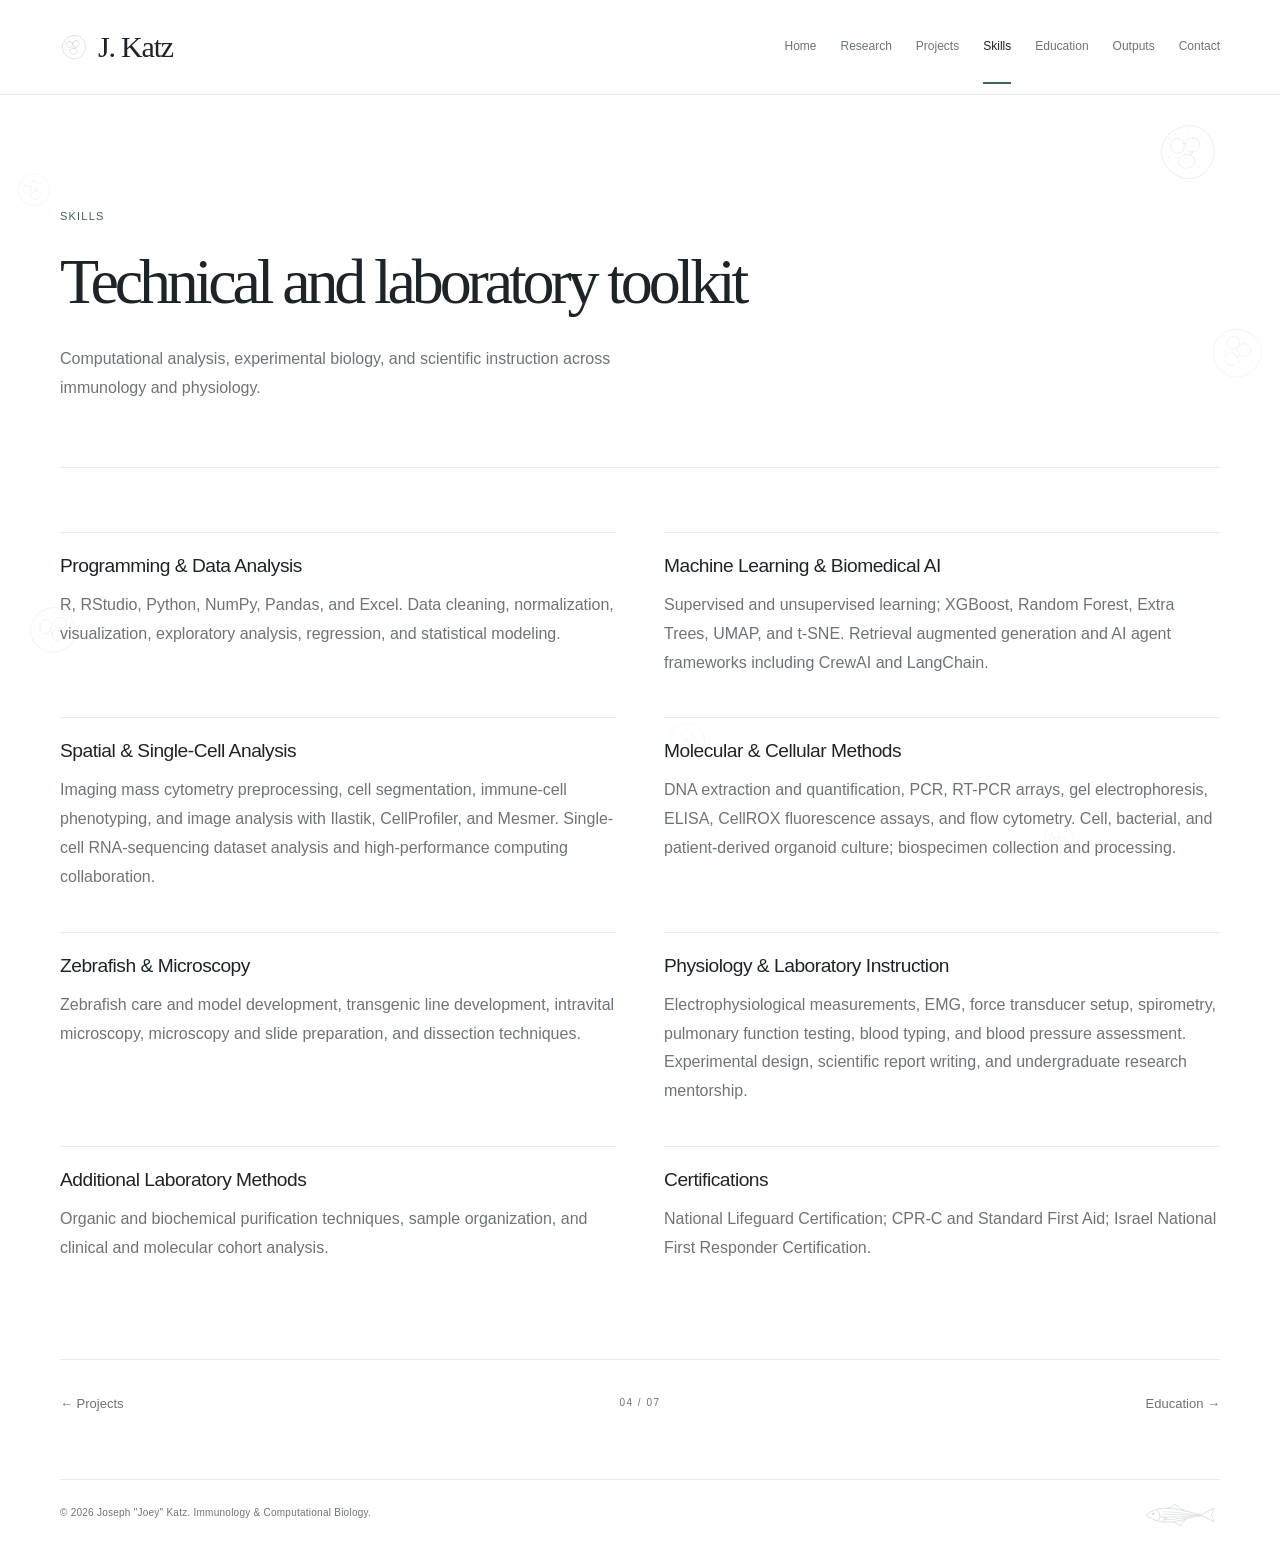
<file: skills.html>
<!DOCTYPE html><html lang="en"><head><meta charset="UTF-8"><meta name="viewport" content="width=device-width,initial-scale=1"><title>Skills | Joseph Katz</title><link rel="icon" type="image/svg+xml" href="assets/neutrophil.svg"><meta name="description" content="Technical, data science, bioinformatics, and immunology skills of Joseph Katz."><link rel="stylesheet" href="styles.css"></head><body>
<div class="bio-field" aria-hidden="true"><span></span><span></span><span></span><span></span><span></span></div><header class="site-header"><nav class="nav" aria-label="Primary navigation"><a class="brand" href="index.html">J. Katz</a><button class="nav-toggle" type="button" aria-label="Open navigation menu" aria-expanded="false"><span></span><span></span><span></span></button><div class="nav-links"><a href="index.html">Home</a><a href="research.html">Research</a><a href="projects.html">Projects</a><a href="skills.html">Skills</a><a href="education.html">Education</a><a href="outputs.html">Outputs</a><a href="contact.html">Contact</a></div></nav></header>
<main><section class="page-intro section"><p class="eyebrow">Skills</p><h1>Technical and laboratory toolkit</h1><p>Computational analysis, experimental biology, and scientific instruction across immunology and physiology.</p></section><section class="section page-content"><div class="skills-grid"><article class="project-card"><h3>Programming & Data Analysis</h3><p>R, RStudio, Python, NumPy, Pandas, and Excel. Data cleaning, normalization, visualization, exploratory analysis, regression, and statistical modeling.</p></article><article class="project-card"><h3>Machine Learning & Biomedical AI</h3><p>Supervised and unsupervised learning; XGBoost, Random Forest, Extra Trees, UMAP, and t-SNE. Retrieval augmented generation and AI agent frameworks including CrewAI and LangChain.</p></article><article class="project-card"><h3>Spatial & Single-Cell Analysis</h3><p>Imaging mass cytometry preprocessing, cell segmentation, immune-cell phenotyping, and image analysis with Ilastik, CellProfiler, and Mesmer. Single-cell RNA-sequencing dataset analysis and high-performance computing collaboration.</p></article><article class="project-card"><h3>Molecular & Cellular Methods</h3><p>DNA extraction and quantification, PCR, RT-PCR arrays, gel electrophoresis, ELISA, CellROX fluorescence assays, and flow cytometry. Cell, bacterial, and patient-derived organoid culture; biospecimen collection and processing.</p></article><article class="project-card"><h3>Zebrafish & Microscopy</h3><p>Zebrafish care and model development, transgenic line development, intravital microscopy, microscopy and slide preparation, and dissection techniques.</p></article><article class="project-card"><h3>Physiology & Laboratory Instruction</h3><p>Electrophysiological measurements, EMG, force transducer setup, spirometry, pulmonary function testing, blood typing, and blood pressure assessment. Experimental design, scientific report writing, and undergraduate research mentorship.</p></article><article class="project-card"><h3>Additional Laboratory Methods</h3><p>Organic and biochemical purification techniques, sample organization, and clinical and molecular cohort analysis.</p></article><article class="project-card"><h3>Certifications</h3><p>National Lifeguard Certification; CPR-C and Standard First Aid; Israel National First Responder Certification.</p></article></div></section></main><footer><p>&copy; 2026 Joseph "Joey" Katz. Immunology &amp; Computational Biology.</p></footer><script src="script.js"></script></body></html>
</file>
<file: styles.css>
/* Academic typography, quiet colour, and a shared editorial grid. */
:root {
  --paper: #ffffff;
  --ink: #1d2428;
  --muted: #6c7478;
  --accent: #406459;
  --line: #e9ebea;
  --serif: "Bodoni MT", Didot, "Times New Roman", serif;
  --sans: "Helvetica Neue", Helvetica, Arial, sans-serif;
  --mono: var(--sans);
}
* { box-sizing: border-box; }
body { margin: 0; color: var(--ink); background: var(--paper); font-family: var(--sans); font-size: 16px; line-height: 1.8; -webkit-font-smoothing: antialiased; }
body.menu-open { overflow: hidden; }
body { min-height: 100vh; display: flex; flex-direction: column; }
main { flex: 1; }
a { color: inherit; text-decoration: none; }
p { margin: 0; }
::selection { background: #dce8ec; }
:focus-visible { outline: 2px solid var(--accent); outline-offset: 5px; }
.bio-field { position: fixed; inset: 0; pointer-events: none; overflow: hidden; z-index: 0; }
.bio-field span { position: absolute; width: 48px; height: 48px; background: url("assets/neutrophil.svg") center / contain no-repeat; opacity: .12; }
.bio-field span:nth-child(1) { top: 19%; left: 1.2%; width: 38px; height: 38px; transform: rotate(-28deg); }
.bio-field span:nth-child(2) { top: 36%; right: 1.1%; width: 58px; height: 58px; transform: rotate(38deg); opacity: .1; }
.bio-field span:nth-child(3) { top: 67%; left: 2%; width: 54px; height: 54px; transform: rotate(105deg); }
.bio-field span:nth-child(4) { bottom: 5%; right: 16%; width: 34px; height: 34px; transform: rotate(-65deg); }
.bio-field span:nth-child(5) { top: 80%; left: 52%; width: 42px; height: 42px; transform: rotate(175deg); opacity: .09; }
main, footer { position: relative; }
.site-header { position: sticky; top: 0; z-index: 10; background: rgba(255,255,255,.94); backdrop-filter: blur(16px); border-bottom: 1px solid var(--line); }
.nav { width: min(1160px, calc(100% - 6rem)); min-height: 94px; margin: auto; display: flex; align-items: center; justify-content: space-between; gap: 2rem; }
.brand { display: inline-flex; align-items: center; gap: 10px; font-family: var(--serif); font-size: 30px; font-weight: 400; letter-spacing: -0.04em; white-space: nowrap; }
.brand::before { content: ""; width: 28px; height: 28px; flex-shrink: 0; background: url("assets/neutrophil.svg") center / contain no-repeat; opacity: .6; }
.nav-links { display: flex; align-items: center; gap: 1.5rem; }
.nav-links a { font-size: 12px; color: var(--muted); padding: 1.6rem 0; position: relative; }
.nav-links a:hover, .nav-links a[aria-current="page"] { color: var(--ink); }
.nav-links a[aria-current="page"]::after { content: ""; position: absolute; height: 2px; background: var(--accent); bottom: -1px; inset-inline: 0; }
.nav-toggle { display: none; border: 0; background: none; padding: 10px; cursor: pointer; }
.nav-toggle span { display: block; width: 23px; height: 1px; margin: 6px 0; background: var(--ink); }
.section { width: min(1160px, calc(100% - 6rem)); margin: auto; padding: 6rem 0; }
h1, h2, h3 { font-family: var(--serif); font-weight: 400; line-height: 1.12; margin: 0; color: var(--ink); }
h1 { font-size: clamp(4rem, 8vw, 7.6rem); letter-spacing: -0.065em; }
h2 { font-size: clamp(2rem, 3vw, 2.8rem); letter-spacing: -0.035em; }
h3 { font-family: var(--sans); font-weight: 500; font-size: 1.2rem; line-height: 1.4; letter-spacing: -0.025em; }
.eyebrow { font-family: var(--mono); font-size: 11px; line-height: 1.7; font-weight: 400; text-transform: uppercase; letter-spacing: 0.11em; color: var(--accent); margin-bottom: 1.25rem; }
.hero { display: grid; grid-template-columns: minmax(0, 1fr) 310px; gap: 7rem; align-items: center; padding-top: 7rem; padding-bottom: 7rem; min-height: 76vh; }
.hero-copy { padding-top: 0.5rem; }
.hero-copy .eyebrow { max-width: 470px; }
.subtitle { font-size: 15px; line-height: 1.8; margin-top: 2rem; max-width: 470px; color: var(--accent); }
.hero-text { max-width: 440px; margin-top: 1.4rem; color: var(--muted); font-size: 17px; }
.hero-actions { display: flex; flex-wrap: wrap; gap: 0.75rem 1.25rem; margin-top: 2rem; align-items: center; }
.button { display: inline-flex; min-height: 44px; align-items: center; justify-content: center; padding: 0.7rem 0; font-size: 12px; color: var(--accent); border-bottom: 1px solid var(--line); }
.button:hover { border-color: var(--accent); }
.button.primary { padding: 0.7rem 1.25rem; border: 1px solid var(--ink); color: var(--paper); background: var(--ink); border-radius: 3px; }
.button.primary:hover { background: var(--accent); border-color: var(--accent); transform: translateY(-2px); }
.profile-panel { display: grid; gap: 1.25rem; }
.profile-photo { width: 100%; aspect-ratio: 4 / 5; display: block; object-fit: cover; object-position: center; border-radius: 3px; }
.signal-card { padding-top: 1rem; border-top: 1px solid var(--line); }
.signal-card strong { display: block; font: 11px/1.5 var(--mono); text-transform: uppercase; letter-spacing: 0.09em; color: var(--accent); margin-bottom: 0.6rem; }
.signal-card p { color: var(--muted); font-size: 12px; line-height: 1.8; }
.home-about { border-top: 1px solid var(--line); }
.split { display: grid; grid-template-columns: 0.85fr 1.15fr; gap: 5rem; align-items: start; }
.split > p { color: var(--muted); font-size: 16px; }
.page-intro { padding-top: 7rem; padding-bottom: 4rem; border-bottom: 1px solid var(--line); }
.page-intro h1 { max-width: 850px; font-size: clamp(2.8rem, 5vw, 4.4rem); }
.page-intro > p:last-child { margin-top: 1.75rem; max-width: 580px; color: var(--muted); font-size: 16px; }
.page-content { padding-top: 4rem; padding-bottom: 6rem; }
.section-heading { max-width: 700px; margin-bottom: 2rem; }
.section-heading .eyebrow { margin-bottom: 0.65rem; }
.subsection-heading { margin-top: 4rem; }
.timeline { display: grid; }
.timeline-item { position: relative; padding: 1.75rem 0 1.75rem 190px; border-bottom: 1px solid var(--line); }
.timeline-item:first-child { padding-top: 0; }
.timeline-item .date { position: absolute; left: 0; top: 2rem; width: 165px; }
.timeline-item:first-child .date { top: 0.3rem; }
.date, .achievement-list span { font-family: var(--mono); font-size: 11px; color: var(--accent); line-height: 1.7; letter-spacing: 0.015em; }
.meta { color: var(--accent); font-size: 13px; margin: 0.65rem 0; }
.timeline-item > p:last-child { color: var(--muted); }
.card-grid { display: grid; grid-template-columns: repeat(2, minmax(0, 1fr)); column-gap: 5rem; row-gap: 4rem; }
.project-card { padding-top: 1.5rem; border-top: 1px solid var(--line); }
.project-card p { color: var(--muted); margin-top: 0.85rem; }
.tags { display: flex; flex-wrap: wrap; gap: 0.5rem 1rem; margin-top: 1.25rem; }
.tags span { font-family: var(--mono); font-size: 10px; text-transform: uppercase; letter-spacing: 0.04em; color: var(--accent); }
.skills-grid { display: grid; grid-template-columns: repeat(2, minmax(0, 1fr)); gap: 2.5rem 3rem; }
.skills-grid article { border-top: 1px solid var(--line); padding-top: 1.25rem; }
.skills-grid p, .education-list p, .achievement-list p, .contact-section p { color: var(--muted); margin-top: 0.7rem; }
.education-list, .achievement-list { display: grid; gap: 1.75rem; }
.education-list article, .achievement-list article { padding-bottom: 1.75rem; border-bottom: 1px solid var(--line); }
.education-list h3 { margin-top: 0.5rem; }
.achievement-list strong { font-weight: 400; display: block; font-size: 23px; line-height: 1.3; margin-top: 0.5rem; }
.contact-section { display: grid; grid-template-columns: 1fr 1fr; gap: 4rem; align-items: start; }
.contact-card { display: grid; gap: 1rem; padding-top: 0.25rem; font-size: 16px; overflow-wrap: anywhere; }
.contact-card a { color: var(--accent); text-decoration: underline; text-decoration-color: var(--line); text-underline-offset: 5px; }
.contact-card a:hover { text-decoration-color: var(--accent); }
.contact-card span { color: var(--muted); font-family: var(--mono); font-size: 11px; margin-top: 1rem; }
footer { width: min(1160px, calc(100% - 6rem)); margin: 0 auto; border-top: 1px solid var(--line); padding: 1.5rem 0 2rem; color: var(--muted); font: 10px/1.7 var(--mono); letter-spacing: 0.025em; }
@media (max-width: 900px) {
  .nav { min-height: 70px; }
  .nav-toggle { display: block; }
  .nav-links { display: none; position: absolute; top: 70px; left: 0; right: 0; flex-direction: column; align-items: stretch; gap: 0; padding: 1rem 2.5rem; background: var(--paper); border-bottom: 1px solid var(--line); max-height: calc(100dvh - 70px); overflow-y: auto; }
  .nav-links.is-open { display: flex; }
  .nav-links a { padding: 0.7rem 0; }
  .nav-links a[aria-current="page"]::after { display: none; }
  .nav-links a[aria-current="page"] { text-decoration: underline; text-underline-offset: 5px; }
  .hero { grid-template-columns: minmax(0, 1fr) 200px; gap: 2.5rem; padding-top: 3.5rem; }
  .split { gap: 2.5rem; }
  .contact-section { gap: 2rem; }
}
@media (max-width: 600px) {
  body { font-size: 17px; }
  .nav, .section, footer { width: calc(100% - 2.5rem); }
  .nav-links { padding-inline: 1.25rem; }
  .section { padding-block: 2.75rem; }
  .hero, .split, .contact-section, .card-grid, .skills-grid { grid-template-columns: 1fr; }
  .hero { gap: 2.5rem; }
  .hero h1 { font-size: clamp(3.5rem, 14vw, 5rem); }
  .subtitle { font-size: 14px; }
  .profile-panel { grid-template-columns: 140px 1fr; align-items: end; gap: 1.25rem; }
  .profile-photo { aspect-ratio: 4 / 5; }
  .signal-card p { font-size: 12px; }
  .page-intro h1 { font-size: 2.8rem; }
  .page-intro > p:last-child { font-size: 18px; }
  .timeline-item { padding: 1.5rem 0; }
  .timeline-item .date { position: static; display: block; width: auto; margin-bottom: 0.6rem; }
  .split { gap: 1.5rem; }
}

/* Small scientific marginalia, kept out of the reading column. */
.hero, .page-intro { position: relative; }
.hero::before, .page-intro::before {
  content: "";
  position: absolute;
  width: 64px;
  height: 64px;
  top: 25px;
  right: 0;
  background: url("assets/neutrophil.svg") center / contain no-repeat;
  opacity: .16;
  pointer-events: none;
}
.hero::before { right: 365px; top: 36px; width: 54px; height: 54px; }
footer { position: relative; padding-right: 110px; }
footer::after {
  content: "";
  position: absolute;
  right: 0;
  top: 19px;
  width: 80px;
  height: 32px;
  background: url("assets/zebrafish.svg") center / contain no-repeat;
  opacity: .35;
  pointer-events: none;
}
@media (max-width: 900px) {
  .hero::before { right: 230px; top: 10px; width: 40px; height: 40px; }
}
@media (max-width: 600px) {
  .hero::before, .page-intro::before { top: 16px; right: 0; width: 30px; height: 30px; opacity: .18; }
  .bio-field span { opacity: .08; }
  .bio-field span:nth-child(1) { left: -16px; }
  .bio-field span:nth-child(2) { right: -24px; opacity: .08; }
  .bio-field span:nth-child(3) { left: -23px; }
  .bio-field span:nth-child(5) { display: none; }
  .brand::before { width: 24px; height: 24px; }
  footer { padding-right: 70px; }
  footer::after { width: 56px; height: 24px; top: 22px; }
}

/* Motion follows the same quiet editorial rhythm as the layout. */
@view-transition { navigation: auto; }
::view-transition-old(root) { animation: page-out 220ms ease both; }
::view-transition-new(root) { animation: page-in 420ms cubic-bezier(.22,1,.36,1) both; }
@keyframes page-out { to { opacity: 0; transform: translateX(-12px); } }
@keyframes page-in { from { opacity: 0; transform: translateX(16px); } to { opacity: 1; transform: translateX(0); } }
.hero-copy, .page-intro { animation: rise-in 800ms cubic-bezier(.22,1,.36,1) both; }
.profile-panel { animation: rise-in 1000ms cubic-bezier(.22,1,.36,1) 100ms both; }
@keyframes rise-in { from { opacity: 0; transform: translateY(18px); } to { opacity: 1; transform: translateY(0); } }
.reveal { transition: opacity 700ms ease, transform 700ms cubic-bezier(.22,1,.36,1); }
.reveal.is-pending { opacity: 0; transform: translateY(22px); }
.button, .nav-links a, .contact-card a { transition: color 250ms, background 250ms, border-color 250ms, transform 250ms; }
.project-card { transition: border-color 300ms; }
.project-card:hover { border-color: var(--accent); }
.presentation-photo { width: min(100%, 300px); margin: 1.5rem 0 0; }
.presentation-photo a { display: block; border-radius: 3px; overflow: hidden; }
.presentation-photo img { display: block; width: 100%; height: auto; aspect-ratio: 4 / 3; object-fit: cover; transition: transform 400ms ease; }
.presentation-photo a:hover img { transform: scale(1.025); }
.presentation-photo figcaption { margin-top: .65rem; color: var(--muted); font-size: 10px; line-height: 1.6; }
.talk-photo img { object-position: center 68%; }
.poster-photo img { object-position: center 40%; }
.page-navigation { width: min(1160px, calc(100% - 6rem)); margin: 0 auto 4rem; display: grid; grid-template-columns: 1fr auto 1fr; align-items: center; border-top: 1px solid var(--line); padding-top: 2rem; gap: 1.5rem; }
.page-navigation a { font-size: 13px; display: flex; gap: .75rem; align-items: center; color: var(--muted); transition: color .25s, gap .25s; }
.page-navigation a:hover { color: var(--accent); gap: 1rem; }
.page-navigation .page-next { justify-self: end; }
.page-position { font-size: 10px; letter-spacing: .15em; color: var(--muted); text-align: center; }
.swipe-hint { display: none; }
.nav-links.is-open { animation: rise-in 300ms ease both; }
@media (max-width: 600px) {
  .section { padding-block: 4rem; }
  .hero { min-height: auto; gap: 3rem; }
  .hero-actions { gap: .75rem 1rem; }
  .profile-panel { grid-template-columns: minmax(0, 1fr) minmax(0, 1fr); align-items: center; gap: 1.5rem; }
  .profile-photo { aspect-ratio: 3 / 4; }
  .page-navigation { width: calc(100% - 2.5rem); margin-bottom: 3rem; gap: .75rem; }
  .page-navigation a { font-size: 11px; gap: .4rem; }
  .swipe-hint { display: block; font-size: 9px; letter-spacing: .04em; margin-top: .35rem; }
}
@media (prefers-reduced-motion: reduce) {
  *, *::before, *::after { animation: none !important; transition: none !important; scroll-behavior: auto !important; }
  .reveal.is-pending { opacity: 1; transform: none; }
}
</file>
